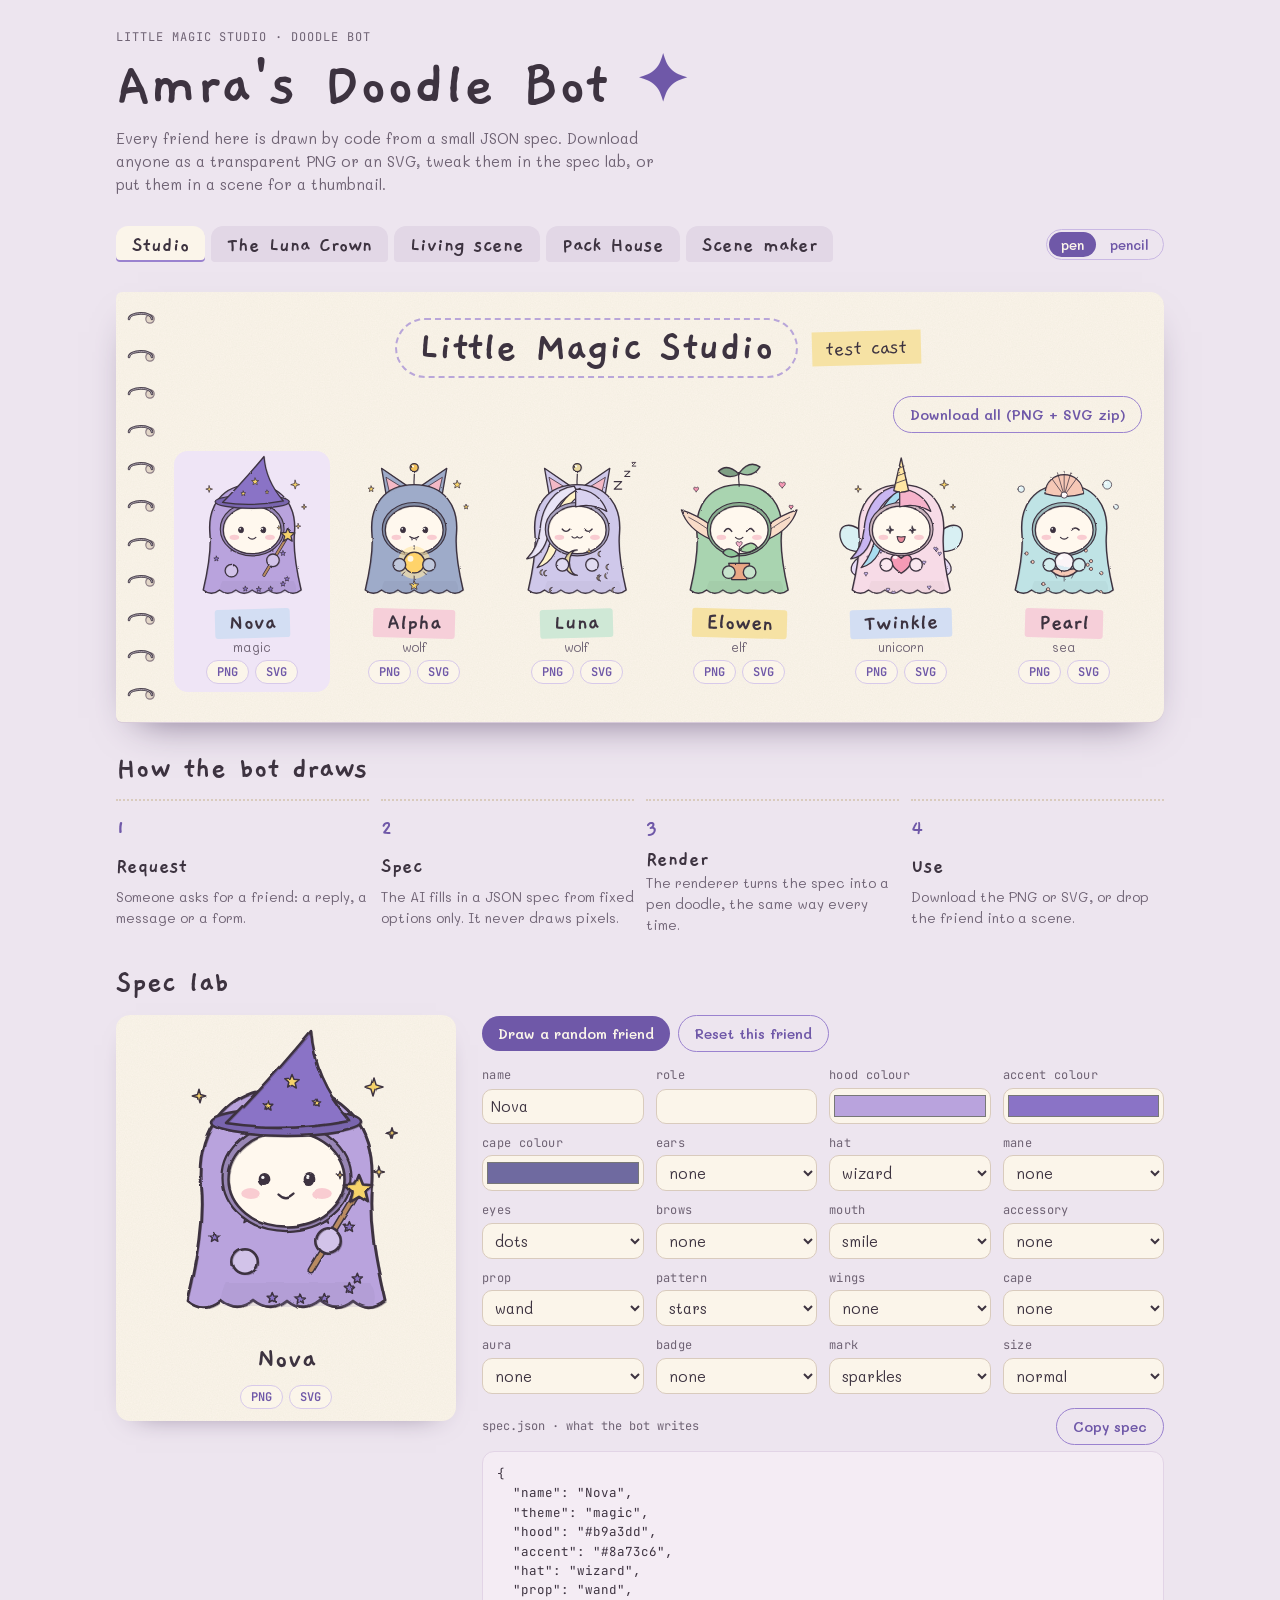
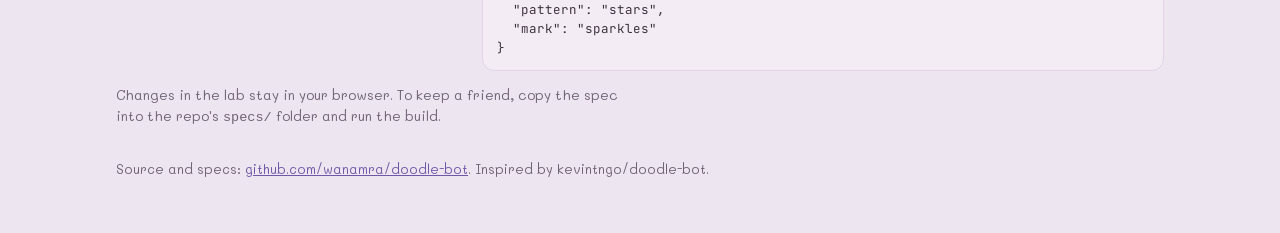
<file: docs/index.html>
<!doctype html>
<html lang="en">
<head>
<meta charset="utf-8">
<meta name="viewport" content="width=device-width, initial-scale=1, viewport-fit=cover">
<title>Amra's Doodle Bot</title>
<meta name="description" content="Hooded chibi friends drawn by code from JSON specs, in the Little Magic Studio style. Download any friend as PNG or SVG, or make a scene.">
<link rel="preconnect" href="https://fonts.googleapis.com">
<link rel="preconnect" href="https://fonts.gstatic.com" crossorigin>
<link rel="stylesheet" href="https://fonts.googleapis.com/css2?family=Gaegu:wght@400;700&family=Mali:wght@400;600&family=JetBrains+Mono:wght@400;600&display=swap">
<link rel="stylesheet" href="style.css">
<link rel="icon" href="data:image/svg+xml,%3Csvg xmlns='http://www.w3.org/2000/svg' viewBox='0 0 32 32'%3E%3Crect width='32' height='32' rx='8' fill='%232f2a52'/%3E%3Cpath d='M17 6 A10 10 0 0 0 17 26 A6.5 10 0 0 1 17 6Z' fill='%23fbf2d5'/%3E%3C/svg%3E">
</head>
<body>
<div class="wrap">
  <header>
    <div class="eyebrow">Little Magic Studio · doodle bot</div>
    <h1>Amra's Doodle Bot <span class="wand">✦</span></h1>
    <p class="lede">Every friend here is drawn by code from a small JSON spec. Download anyone as a transparent PNG or an SVG, tweak them in the spec lab, or put them in a scene for a thumbnail.</p>
  </header>

  <div class="bar">
    <nav class="tabs" aria-label="Pages">
      <a href="#" data-view="studio">Studio</a>
      <a href="#luna-crown" data-view="luna-crown">The Luna Crown</a>
      <a href="living.html">Living scene</a>
      <a href="pack-house.html">Pack House</a>
      <a href="#scenes" data-view="scenes">Scene maker</a>
    </nav>
    <span class="looks" role="group" aria-label="Line style"><button type="button" data-look="pen" aria-pressed="true">pen</button><button type="button" data-look="pencil" aria-pressed="false">pencil</button></span>
  </div>

  <!-- character sheet (Studio or a series) -->
  <section class="book" id="book" aria-label="Character sheet">
    <div class="rings" id="rings"></div>
    <div class="sheet-title" id="sheetTitle"></div>
    <div class="sheet-tools"><button class="btn ghost" id="zipAll" type="button">Download all (PNG + SVG zip)</button></div>
    <div id="sheet"></div>
  </section>

  <section id="how" aria-labelledby="howh">
    <h2 id="howh" style="margin-bottom:12px">How the bot draws</h2>
    <ol class="pipe">
      <li><b>Request</b><span>Someone asks for a friend: a reply, a message or a form.</span></li>
      <li><b>Spec</b><span>The AI fills in a JSON spec from fixed options only. It never draws pixels.</span></li>
      <li><b>Render</b><span>The renderer turns the spec into a pen doodle, the same way every time.</span></li>
      <li><b>Use</b><span>Download the PNG or SVG, or drop the friend into a scene.</span></li>
    </ol>
  </section>

  <section id="lab" aria-labelledby="labh" style="display:grid;gap:14px">
    <h2 id="labh">Spec lab</h2>
    <div class="bench">
      <div class="stage">
        <div id="big"></div>
        <span class="washi" id="bigName">Nova</span>
        <div class="dl"><button type="button" data-lab-dl="png">PNG</button><button type="button" data-lab-dl="svg">SVG</button></div>
      </div>
      <div class="controls">
        <div class="row">
          <button class="btn" id="dice" type="button">Draw a random friend</button>
          <button class="btn ghost" id="reset" type="button">Reset this friend</button>
        </div>
        <div class="fields" id="fields"></div>
        <div class="spec">
          <div class="spec-head"><span>spec.json · what the bot writes</span><button class="btn ghost" id="copy" type="button">Copy spec</button></div>
          <pre id="json"></pre>
        </div>
      </div>
    </div>
    <p class="note">Changes in the lab stay in your browser. To keep a friend, copy the spec into the repo's <code>specs/</code> folder and run the build.</p>
  </section>

  <!-- scene maker -->
  <section id="scenes" aria-labelledby="sceneh" style="display:grid;gap:14px" hidden>
    <h2 id="sceneh">Scene maker</h2>
    <div class="bench wide">
      <div class="scene-stage"><canvas id="sceneCanvas" class="scene-canvas" width="1080" height="1920" aria-label="Scene preview"></canvas></div>
      <div class="controls">
        <div>
          <div class="spec-head"><span>scene ideas</span></div>
          <div class="presets" id="presets"></div>
        </div>
        <div class="fields">
          <label for="s-frame">frame<select id="s-frame">
            <option value="story">9:16 story / TikTok</option>
            <option value="square">1:1 square</option>
            <option value="wide">16:9 thumbnail</option>
          </select></label>
          <label for="s-bg">background<select id="s-bg">
            <option value="forest">moonlit forest</option>
            <option value="hall">pack hall</option>
            <option value="throne">throne room</option>
            <option value="sky">night sky</option>
            <option value="paper">sketchbook paper</option>
          </select></label>
          <label for="s-1">character 1<select id="s-1"></select></label>
          <label for="s-2">character 2<select id="s-2"></select></label>
          <label for="s-3">character 3<select id="s-3"></select></label>
          <label for="s-4">character 4<select id="s-4"></select></label>
          <label for="s-cap" class="span2">caption (optional)<input type="text" id="s-cap" maxlength="40" placeholder="She was the true Luna all along"></label>
        </div>
        <div class="row">
          <button class="btn" id="scenePng" type="button">Download scene PNG</button>
          <span class="toast" id="sceneToast" role="status"></span>
        </div>
        <p class="note">The PNG is full size (1080 × 1920 for stories), ready for CapCut, Canva or TikTok.</p>
      </div>
    </div>
  </section>

  <footer>Source and specs: <a href="https://github.com/wanamra/doodle-bot">github.com/wanamra/doodle-bot</a>. Inspired by kevintngo/doodle-bot.</footer>
</div>

<script src="renderer.js"></script>
<script src="app.js"></script>
</body>
</html>
</file>
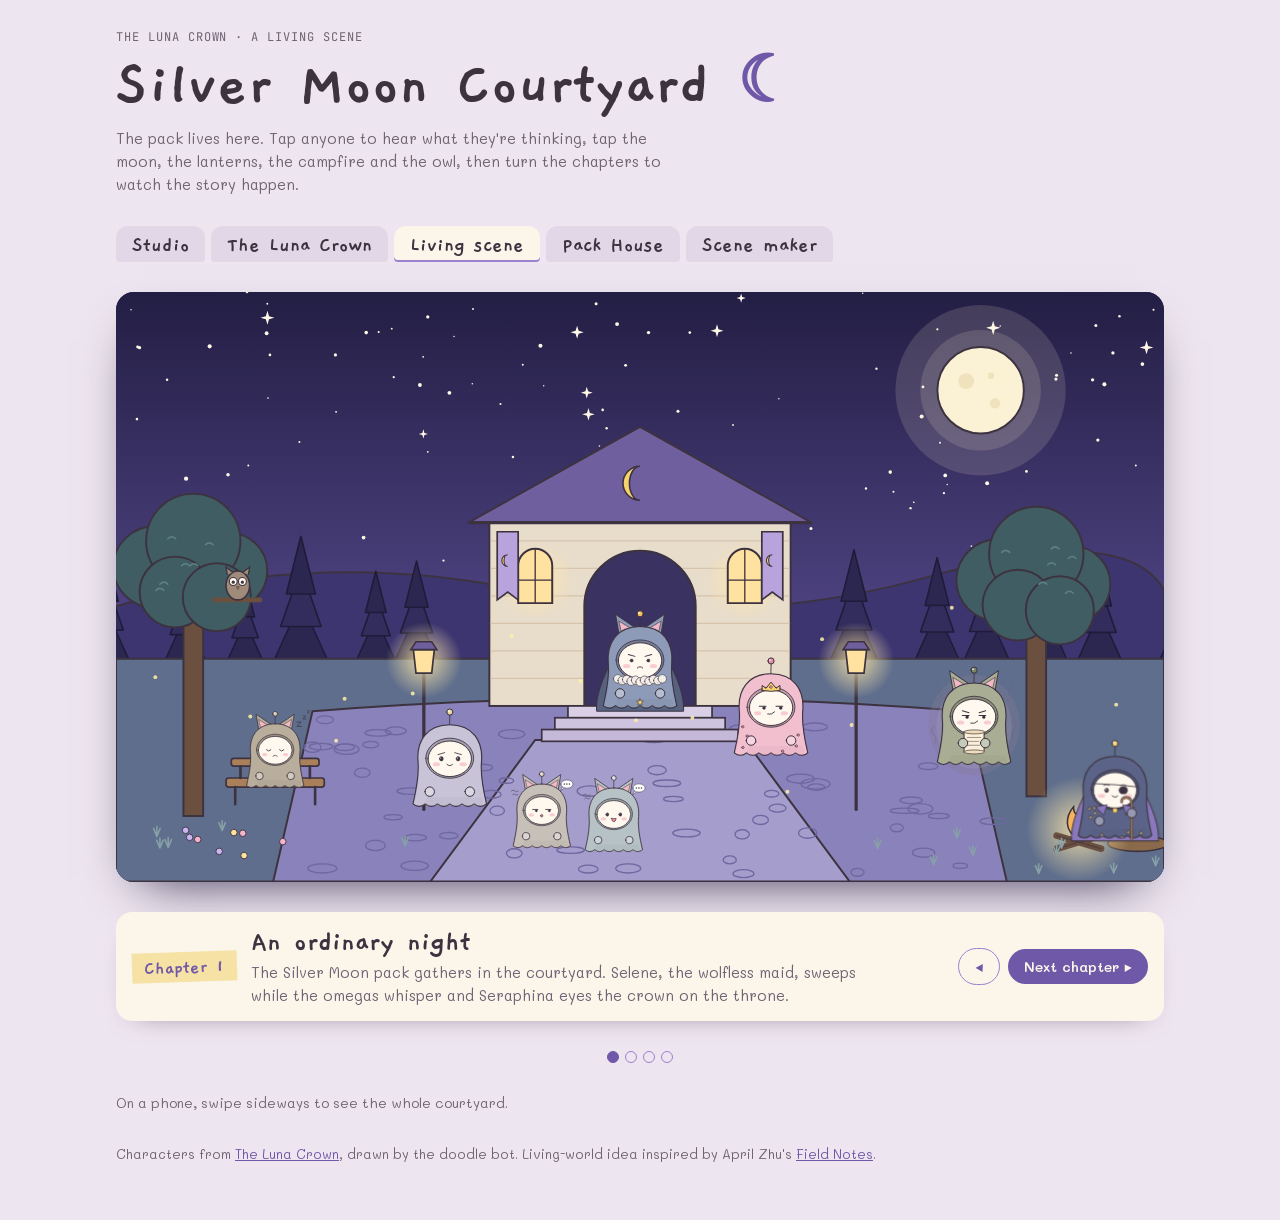
<file: docs/living.html>
<!doctype html>
<html lang="en">
<head>
<meta charset="utf-8">
<meta name="viewport" content="width=device-width, initial-scale=1, viewport-fit=cover">
<title>Silver Moon Courtyard</title>
<meta name="description" content="A living, tappable scene from The Luna Crown: the pack lives in the courtyard while the story unfolds in four chapters.">
<link rel="preconnect" href="https://fonts.googleapis.com">
<link rel="preconnect" href="https://fonts.gstatic.com" crossorigin>
<link rel="stylesheet" href="https://fonts.googleapis.com/css2?family=Gaegu:wght@400;700&family=Mali:wght@400;600&family=JetBrains+Mono:wght@400;600&display=swap">
<link rel="stylesheet" href="style.css">
<link rel="icon" href="data:image/svg+xml,%3Csvg xmlns='http://www.w3.org/2000/svg' viewBox='0 0 32 32'%3E%3Crect width='32' height='32' rx='8' fill='%232f2a52'/%3E%3Cpath d='M17 6 A10 10 0 0 0 17 26 A6.5 10 0 0 1 17 6Z' fill='%23fbf2d5'/%3E%3C/svg%3E">
<style>
  .scene-wrap { border-radius: 18px; overflow-x: auto; overflow-y: hidden; background: var(--night); box-shadow: 0 22px 50px -26px #2a2244; -webkit-overflow-scrolling: touch; }
  #world { display: block; width: 100%; height: auto; touch-action: manipulation; user-select: none; -webkit-user-select: none; }
  #world .tap { cursor: pointer; }
  #world .tap:focus, #world .tap:focus-visible { outline: none; }
  #world .tap:focus-visible > :first-child { filter: drop-shadow(0 0 6px #fff6c8); }
  .who { transition: transform var(--dur, 1.4s) ease-in-out, opacity .9s ease; }
  .who .bob, .tap .sway { transform-box: fill-box; transform-origin: 50% 100%; }
  .who .bob { animation: bob 3.2s ease-in-out infinite; }
  .who.walking .bob { animation: walk .5s ease-in-out infinite; }
  .who.float .bob { animation: float 3.6s ease-in-out infinite; }
  .who.bow .bob { animation: bow 1.6s ease-in-out infinite; }
  .who .bob.hop { animation: hop .55s ease-out 1; }
  .gone { opacity: 0; pointer-events: none; }
  @keyframes bob { 0%,100% { transform: translateY(0) } 50% { transform: translateY(-3px) scaleY(1.01) } }
  @keyframes walk { 0%,100% { transform: translateY(0) rotate(-2deg) } 50% { transform: translateY(-6px) rotate(2deg) } }
  @keyframes float { 0%,100% { transform: translateY(0) } 50% { transform: translateY(-14px) } }
  @keyframes bow { 0%,100% { transform: scaleY(1) } 40%,70% { transform: translateY(4px) scaleY(.9) rotate(-3deg) } }
  @keyframes hop { 0%,100% { transform: translateY(0) } 35% { transform: translateY(-26px) scaleY(1.04) } 70% { transform: translateY(0) scaleY(.94) } }
  .twinkle { animation: twinkle 3s ease-in-out infinite; }
  @keyframes twinkle { 0%,100% { opacity: .95 } 50% { opacity: .25 } }
  .fly { animation: fly 9s ease-in-out infinite; }
  @keyframes fly { 0%,100% { transform: translate(0,0) } 25% { transform: translate(18px,-14px) } 50% { transform: translate(-10px,-26px) } 75% { transform: translate(-20px,-6px) } }
  .flicker { transform-box: fill-box; transform-origin: 50% 100%; animation: flicker .5s ease-in-out infinite alternate; }
  @keyframes flicker { from { transform: scale(1,1) } to { transform: scale(.92,1.08) } }
  .sway { animation: sway 4s ease-in-out infinite; }
  @keyframes sway { 0%,100% { transform: rotate(-2deg) } 50% { transform: rotate(2deg) } }
  .spark { animation: spark 1s ease-out forwards; }
  @keyframes spark { from { opacity: 1; transform: translate(0,0) } to { opacity: 0; transform: translate(var(--dx), var(--dy)) } }
  .shoot { animation: shoot 1.2s ease-in forwards; }
  @keyframes shoot { from { opacity: 0; transform: translate(0,0) } 15% { opacity: 1 } to { opacity: 0; transform: translate(-420px, 180px) } }
  .bubble { animation: pop .25s ease-out; transform-box: fill-box; transform-origin: 50% 100%; }
  @keyframes pop { from { transform: scale(.6); opacity: 0 } to { transform: scale(1); opacity: 1 } }
  .glow-moon { transition: opacity 1.2s ease, transform 1.2s ease; transform-box: fill-box; transform-origin: center; }
  .chapter { display: grid; grid-template-columns: auto minmax(0, 1fr) auto; gap: 14px; align-items: center; background: var(--paper); border-radius: 16px; padding: 14px 16px; box-shadow: 0 10px 28px -20px #6b5a7a; }
  .chapter .num { font: 700 20px/1 var(--f-hand); color: var(--lilac-deep); background: var(--washi-yellow); padding: 6px 12px 4px; transform: rotate(-2deg); white-space: nowrap; }
  .chapter h2 { font-size: 30px; }
  .chapter p { margin: 2px 0 0; color: var(--ink-soft); max-width: 70ch; }
  .chapter .nav { display: flex; gap: 8px; align-items: center; }
  .dots { display: flex; gap: 6px; justify-content: center; }
  .dots button { width: 12px; height: 12px; border-radius: 50%; border: 1.5px solid var(--lilac); background: transparent; padding: 0; cursor: pointer; }
  .dots button[aria-current="step"] { background: var(--lilac-deep); border-color: var(--lilac-deep); }
  .hint { font-size: 13.5px; color: var(--ink-soft); margin: 0; }
  @media (max-width: 760px) {
    #world { min-width: 920px; }
    .chapter { grid-template-columns: minmax(0, 1fr); }
  }
  @media (prefers-reduced-motion: reduce) {
    .who .bob, .who.walking .bob, .who.float .bob, .who.bow .bob, .twinkle, .fly, .flicker, .sway { animation: none; }
    .who { transition-duration: .2s; }
  }
</style>
</head>
<body>
<div class="wrap">
  <header>
    <div class="eyebrow">The Luna Crown · a living scene</div>
    <h1>Silver Moon Courtyard <span class="wand">☾</span></h1>
    <p class="lede">The pack lives here. Tap anyone to hear what they're thinking, tap the moon, the lanterns, the campfire and the owl, then turn the chapters to watch the story happen.</p>
  </header>

  <div class="bar">
    <nav class="tabs" aria-label="Pages">
      <a href="./">Studio</a>
      <a href="./#luna-crown">The Luna Crown</a>
      <a href="living.html" aria-current="page">Living scene</a>
      <a href="pack-house.html">Pack House</a>
      <a href="./#scenes">Scene maker</a>
    </nav>
  </div>

  <div class="scene-wrap" id="wrap"><svg id="world" viewBox="0 0 1600 900" role="img" aria-label="The Silver Moon pack courtyard at night"></svg></div>

  <section class="chapter" aria-live="polite">
    <span class="num" id="chNum">Chapter 1</span>
    <div><h2 id="chTitle">An ordinary night</h2><p id="chText"></p></div>
    <div class="nav">
      <button class="btn ghost" id="prev" type="button" aria-label="Previous chapter">◀</button>
      <button class="btn" id="next" type="button">Next chapter ▶</button>
    </div>
  </section>
  <div class="dots" id="dots" aria-label="Chapters"></div>
  <p class="hint">On a phone, swipe sideways to see the whole courtyard.</p>

  <footer>Characters from <a href="./#luna-crown">The Luna Crown</a>, drawn by the doodle bot. Living-world idea inspired by April Zhu's <a href="https://april-zhu.com/fieldnotes">Field Notes</a>.</footer>
</div>
<script src="renderer.js"></script>
<script src="living.js"></script>
</body>
</html>
</file>
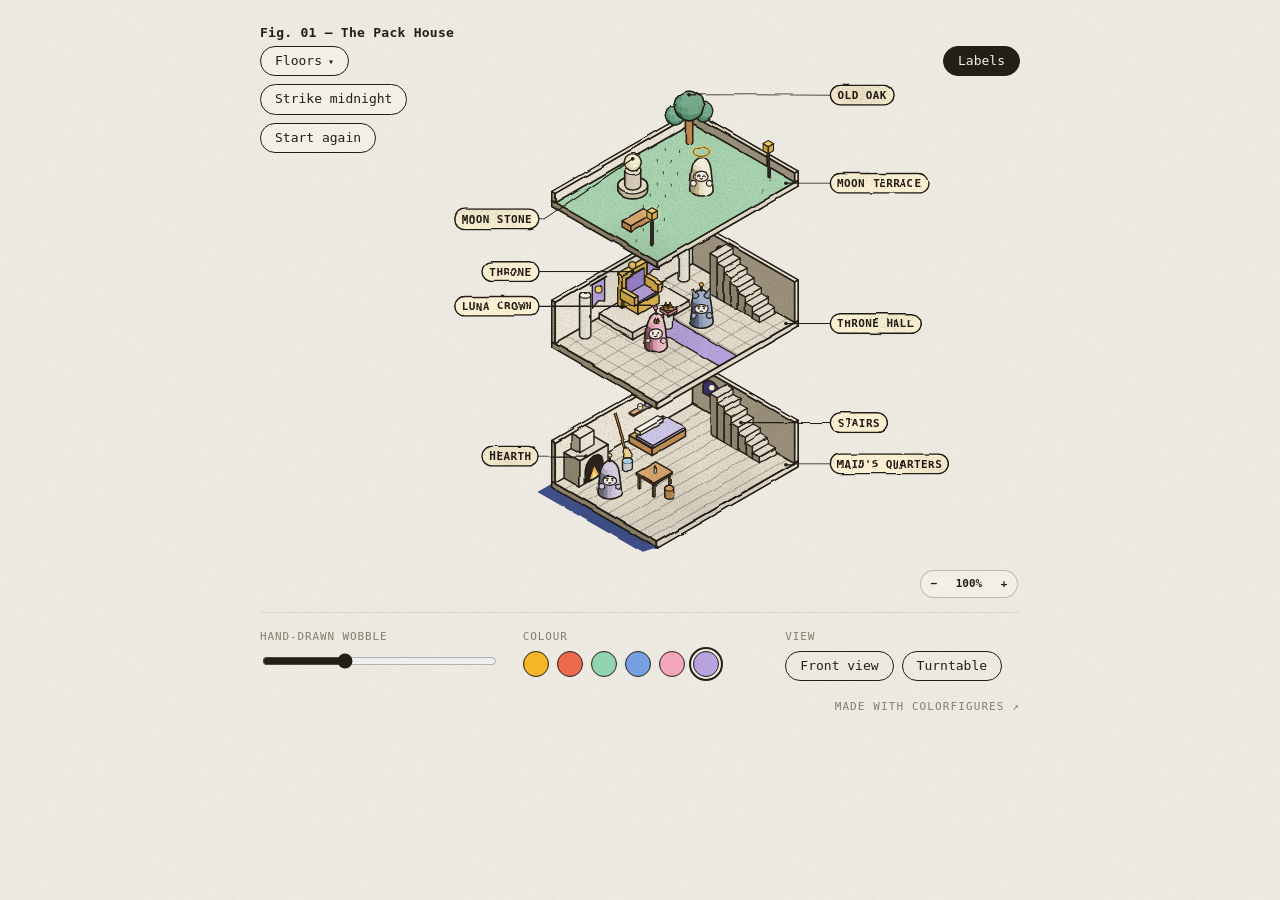
<file: docs/pack-house.html>
<!doctype html>
<html lang="en"><head><meta charset="utf-8"><meta name="viewport" content="width=device-width,initial-scale=1">
<title>The Pack House</title><style>.mcap{display:none!important}@media (max-width:560px){.stat .v{font-size:20px!important}.stats{align-items:flex-end}}@media (min-width:561px){.vset{top:4px!important}#stats{top:var(--vset-h,44px)!important}}</style><style>@media (max-width:560px){body > header{display:none}}</style><script>window.FIG_A = () => innerWidth <= 560 ? 1.1 : .75;</script><script>window.LBL_U = () => { if (innerWidth > 560) return 0; const s = document.getElementById("fig"); return s && s.clientWidth && s.viewBox.baseVal.width ? s.viewBox.baseVal.width / s.clientWidth : 0; };</script></head><body>
<script>
/* ============================================================
   Colorfigures core: projection, shapes, shading, ink, labels, page shell.
   A figure page includes this file (scripts/build.py inlines it), then calls mountFigure({...}).
   See SKILL.md for the drawing contract and conventions.
   One fixed view (front-left-top) and one fixed light (from above, behind the viewer's right shoulder: the front is lit,
   the left side is in shade, and cast shadows fall toward the lower left of the screen).
   ============================================================ */

/* ---------- palettes ---------- */
const PALS = {
  mustard: { l:'#f4b829', m:'#d49c1f', d:'#4e4a18' },
  tomato:  { l:'#ef6a4c', m:'#cf5038', d:'#4a2219' },
  mint:    { l:'#93d3b0', m:'#71b693', d:'#1f4034' },
  cobalt:  { l:'#76a0e2', m:'#5a82c6', d:'#1c2948' },
  blush:   { l:'#f3a6bb', m:'#d8869c', d:'#4b2430' },
};
const METAL   = { l:'#eef0f0', m:'#c6ccce', d:'#8f989b' };
const CLEAR   = { l:'#e4f2f4', m:'#c4dfe4', d:'#97b9c0' };
const CERAMIC = { l:'#fbfaf3', m:'#e3e0d2', d:'#bdb8a6' };
const DARK    = { l:'#55504a', m:'#3d3935', d:'#272421' };
const INK = '#231e16';
const SHADOW = '#41538f';

/* ---------- projection (x = depth toward viewer-right, y = toward viewer-left, z = up) ---------- */
const C = Math.cos(Math.PI/6), S = Math.sin(Math.PI/6);
let OX = 0, OY = 0;
/* Free orthographic camera (internal names start with CAM_ / cam so they never clash with a figure's own names). YAW turns the viewer around the vertical axis (45° = the classic front-left view),
   PITCH is how far it looks down (35.26° = true isometric). At the defaults P() is exactly the old isometric
   projection, so every figure drawn for it still lines up. Drag the figure to orbit; double-click to reset.
   rotV(n) maps a world direction into the default view's frame, so vis / tone / any "sum of rotV > 0" test keep
   working at every angle: the viewer is always (1,1,1) and the light stays put relative to the viewer. */
let VIEW = 0, RC = [0, 0], RCZ = 0;
const VIEW_NAMES = ['front', 'left side', 'back', 'right side'];
const TURNS = [0, 2];
const YAW0 = 45, PITCH0 = Math.atan(1/Math.SQRT2) * 180/Math.PI, CAM_K = Math.sqrt(1.5);
let YAW = YAW0, PITCH = PITCH0, CAM_R, CAM_U, CAM_V, CAM_D;                       // right, up, toward viewer, screen-down
const camBasis = (yaw, pitch) => { const t = yaw*Math.PI/180, p = pitch*Math.PI/180, ct = Math.cos(t), st = Math.sin(t), cp = Math.cos(p), sp2 = Math.sin(p);
  return { R:[st,-ct,0], U:[-sp2*ct,-sp2*st,cp], V:[cp*ct,cp*st,sp2] }; };
const CAM_B0 = camBasis(YAW0, PITCH0);
// CAM_LIM: how far (deg) the camera may turn either side of the front view; null = all the way round (set per figure)
let CAM_LIM = null;
function setCam(yaw, pitch){ YAW = CAM_LIM == null ? yaw : Math.max(YAW0 - CAM_LIM, Math.min(YAW0 + CAM_LIM, yaw));
  PITCH = CAM_LIM == null ? Math.max(6, Math.min(78, pitch)) : Math.max(15, Math.min(62, pitch)); const b = camBasis(YAW, PITCH); CAM_R = b.R; CAM_U = b.U; CAM_V = b.V; CAM_D = CAM_U.map(v => -v); }
setCam(YAW0, PITCH0);
const camDot = (a,b) => a[0]*b[0]+a[1]*b[1]+a[2]*b[2];
const rotV = n => { const r = camDot(n,CAM_R), u = camDot(n,CAM_U), v = camDot(n,CAM_V); return [0,1,2].map(i => CAM_B0.R[i]*r + CAM_B0.U[i]*u + CAM_B0.V[i]*v); };
// the light's ground direction turns with the viewer's yaw only (shadows always fall toward the lower left of the screen)
const yawTurn = ([x,y]) => { const t = (YAW - YAW0)*Math.PI/180, c = Math.cos(t), s = Math.sin(t); return [x*c - y*s, x*s + y*c]; };
const rotXY = (x,y) => [x, y];                                                // kept for old callers
const P0 = (x,y,z) => [(x-y)*C + OX, (x+y)*S - z + OY];                       // raw iso
const P  = (x,y,z) => { const q = [x-RC[0], y-RC[1], z-RCZ];
  return [CAM_K*camDot(q,CAM_R) + (RC[0]-RC[1])*C + OX, CAM_K*camDot(q,CAM_D) + (RC[0]+RC[1])*S - RCZ + OY]; };
const Dv = (x,y,z) => [CAM_K*camDot([x,y,z],CAM_R), CAM_K*camDot([x,y,z],CAM_D)];
// distance toward the viewer: draw parts with smaller depth first
const depthOf = p => camDot(p, CAM_V);
// sort [{at:[x,y,z], svg}] back-to-front for the current camera. A part may also give box:[[x0,y0,z0],[x1,y1,z1]]:
// when two boxes are separated along x, y or z, the one on the viewer's side goes last (a centre point alone gets long
// or wrapping parts wrong: a pole beside a row of keys, a spout reaching past a cup).
const boxMid = b => [0,1,2].map(k => (b[0][k] + b[1][k]) / 2);
const sepOrder = (p, q) => { if (!p.box || !q.box) return 0;
  for (let k = 0; k < 3; k++){ if (p.box[1][k] <= q.box[0][k] + 1e-6) return CAM_V[k] >= 0 ? -1 : 1; if (q.box[1][k] <= p.box[0][k] + 1e-6) return CAM_V[k] >= 0 ? 1 : -1; }
  return 0; };
const byDepth = parts => parts.filter(Boolean).sort((p,q) => sepOrder(p,q) || (depthOf(p.at || boxMid(p.box)) - depthOf(q.at || boxMid(q.box)))).map(p => p.svg).join('');
// the half of a vertical ring that faces the viewer / is turned away, as [from, to] angles in degrees (0 = +x, 90 = +y)
const nearHalf = () => [YAW - 90, YAW + 90], farHalf = () => [YAW + 90, YAW + 270];
// an open container (cup, bin, cone, drum) between two rings: far inner wall, then its contents, then the near outer wall
const openShell = (A, B, colour, contents = '') => loft(A, B, colour, true) + contents + loft(A, B, colour);
const f  = v => v.toFixed(1);
const pd = (pts, close=true) => 'M' + pts.map(p => { const q = P(p[0],p[1],p[2]); return f(q[0])+' '+f(q[1]); }).join('L') + (close ? 'Z' : '');
const sp = pts => 'M' + pts.map(q => f(q[0])+' '+f(q[1])).join('L') + 'Z';

/* ---------- 2D shapes in a plane's (u,v) coords (v up), mapped to 3D by a plane ---------- */
const arcUV  = (cu,cv,r,a0,a1,n=7) => { const o=[]; for (let i=0;i<=n;i++){ const a=(a0+(a1-a0)*i/n)*Math.PI/180; o.push([cu+r*Math.cos(a), cv+r*Math.sin(a)]); } return o; };
const rrUV   = (u0,v0,u1,v1,r,n=7) => r <= 0 ? rectUV(u0,v0,u1,v1) : [...arcUV(u1-r,v0+r,r,-90,0,n), ...arcUV(u1-r,v1-r,r,0,90,n), ...arcUV(u0+r,v1-r,r,90,180,n), ...arcUV(u0+r,v0+r,r,180,270,n)];
const rectUV = (u0,v0,u1,v1) => [[u0,v0],[u1,v0],[u1,v1],[u0,v1]];
const ellUV  = (cu,cv,ru,rv,n=24) => Array.from({length:n}, (_,i) => { const a=i/n*2*Math.PI; return [cu+ru*Math.cos(a), cv+rv*Math.sin(a)]; });
const PX = x => ([u,v]) => [x,u,v];      // front-facing plane x = const   (u = y, v = z)
const PY = y => ([u,v]) => [u,y,v];      // side plane y = const           (u = x, v = z)
const PZ = z => ([u,v]) => [u,v,z];      // horizontal plane z = const     (u = x, v = y)
const on = (plane, uv) => uv.map(plane);

/* ---------- vectors + shading ---------- */
const sub=(a,b)=>[a[0]-b[0],a[1]-b[1],a[2]-b[2]], dot=(a,b)=>a[0]*b[0]+a[1]*b[1]+a[2]*b[2];
const cross=(a,b)=>[a[1]*b[2]-a[2]*b[1], a[2]*b[0]-a[0]*b[2], a[0]*b[1]-a[1]*b[0]];
const norm=a=>{ const l=Math.hypot(...a)||1; return a.map(v=>v/l); };
const avg=ps=>ps.reduce((s,p)=>[s[0]+p[0]/ps.length,s[1]+p[1]/ps.length,s[2]+p[2]/ps.length],[0,0,0]);
const vis = n => { const r = rotV(n); return r[0]+r[1]+r[2] > 1e-6; };   // viewer looks from (+1,+1,+1) after the turn
const facing = vis;                                                       // readable alias: is this face toward the viewer?
const SHADOW_K = 0.85, AZ_MIN = 20, AZ_MAX = 160;
// cast shadows are drawn shorter than the shading light implies (0.45 × height instead of 0.85 ×): long shadows of tall
// parts on thin supports (a lamp shade, a fan head) land far from the object and read as separate blobs
const SHADOW_LEN = 0.45;
let L = [0,0,1], SH = [0,0];
function setLight(deg){ const a=deg*Math.PI/180; SH=[SHADOW_K*Math.cos(a), SHADOW_K*Math.sin(a)]; L=norm([-SH[0],-SH[1],1]); }
const LIN = norm([.6,.2,1]);                       // fixed light for interiors / small props
// Three flat tones, but blended across a narrow band at each step, so a face that turns past a threshold while the
// figure rotates fades between tones instead of snapping (at rest almost every face still sits on a pure tone).
const SOFT = .18;
const step3 = (d, hi, lo, m) => { const ss = (a, b, x) => { const k = Math.min(1, Math.max(0, (x - a)/(b - a))); return k*k*(3 - 2*k); };
  const a = ss(hi - SOFT, hi + SOFT, d), b = ss(lo - SOFT, lo + SOFT, d);
  return a >= 1 ? m.l : b <= 0 ? m.d : a > 0 ? mix(m.m, m.l, a) : b < 1 ? mix(m.d, m.m, b) : m.m; };
const tone  = (n,m) => step3(dot(rotV(n),L),   -.15, -.45, m);   // exterior, follows the sun
const toneI = (n,m) => step3(dot(rotV(n),LIN),  .6,   .05, m);   // interior / props
const mix = (a,b,t) => '#' + [1,3,5].map(i => Math.round(parseInt(a.substr(i,2),16)*(1-t) + parseInt(b.substr(i,2),16)*t).toString(16).padStart(2,'0')).join('');
const matOf = hex => ({ l:hex, m:mix(hex,'#000000',.16), d:mix(hex,'#000000',.42) });
const ease = t => t<.5 ? 2*t*t : 1-Math.pow(-2*t+2,2)/2;

/* ---------- drawing primitives (all return SVG strings) ---------- */
const ink   = (d,w=1.0) => `<path d="${d}" fill="none" stroke="${INK}" stroke-width="${w}" stroke-linejoin="round" stroke-linecap="round"/>`;
const fill  = (d,c,extra='') => `<path d="${d}" fill="${c}" ${extra}/>`;
const face  = (d,c) => `<path d="${d}" fill="${c}" stroke="${c}" stroke-width=".7" stroke-linejoin="round"/>`;
const shape = (pts,c,w=.9) => fill(pd(pts),c) + (w ? ink(pd(pts),w) : '');
const line  = (pts,w=.9) => ink(pd(pts,false),w);
// Loft between two rings of equal length (closed). colour(n) picks each strip's fill; flip = seen from inside.
function loft(A, B, colour, flip=false){
  const n=A.length, cen=avg(A.concat(B)); let s='';
  for (let i=0;i<n;i++){
    const a0=A[i], a1=A[(i+1)%n], b1=B[(i+1)%n], b0=B[i];
    let nr = norm(cross(sub(a1,a0), sub(b0,a0)));
    if (!isFinite(nr[0])) continue;
    if (dot(nr, sub(avg([a0,a1,b1,b0]), cen)) < 0) nr = nr.map(v=>-v);
    if (flip) nr = nr.map(v=>-v);
    if (vis(nr)) s += face(pd([a0,a1,b1,b0]), colour(nr));
  }
  return s;
}
function hull(pts){
  pts = pts.slice().sort((a,b)=>a[0]-b[0]||a[1]-b[1]);
  const cr=(o,a,b)=>(a[0]-o[0])*(b[1]-o[1])-(a[1]-o[1])*(b[0]-o[0]); const lo=[], up=[];
  for (const p of pts){ while(lo.length>=2 && cr(lo[lo.length-2],lo[lo.length-1],p)<=0) lo.pop(); lo.push(p); }
  for (const p of pts.reverse()){ while(up.length>=2 && cr(up[up.length-2],up[up.length-1],p)<=0) up.pop(); up.push(p); }
  lo.pop(); up.pop(); return lo.concat(up);
}
// Silhouette ink, weighted by how thick the part is on screen (like a hand inker): the w you pass is the most it gets.
// Thickness = 2 × area / perimeter of the outline (a rod's diameter, about half a box's width), as a share of the
// frame width. A long thin rod, a handle or a knob stays light (~1–1.5); a grinder, kettle or machine body gets the
// heavy ~2.4–2.8. Thin parts stay thin and parts keep air between them.
const hullInk = (pts3, w=1.4) => { const h = hull(pts3.map(p=>P(...p))); let a = 0, per = 0;
  for (let i = 0; i < h.length; i++){ const p = h[i], q = h[(i+1) % h.length]; a += p[0]*q[1] - q[0]*p[1]; per += Math.hypot(q[0]-p[0], q[1]-p[1]); }
  const thick = per ? Math.abs(a) / per / (INK_K * INK_REF_VB) : 0;
  return ink(sp(h), Math.min(w, .9 + 20*thick)); };
// Axis-aligned box: three visible faces, shaded, each outlined. shade = tone (sunlit) or toneI (interior).
function box(x0,y0,z0,x1,y1,z1,m,shade=toneI,w=.9){
  // all six faces, drawn only when they face the viewer (sides first, then top) — correct in every VIEW
  const F = [
    [[0,1,0],  [[x0,y1,z0],[x1,y1,z0],[x1,y1,z1],[x0,y1,z1]]],
    [[1,0,0],  [[x1,y0,z0],[x1,y1,z0],[x1,y1,z1],[x1,y0,z1]]],
    [[0,-1,0], [[x0,y0,z0],[x1,y0,z0],[x1,y0,z1],[x0,y0,z1]]],
    [[-1,0,0], [[x0,y0,z0],[x0,y1,z0],[x0,y1,z1],[x0,y0,z1]]],
    [[0,0,1],  [[x0,y0,z1],[x1,y0,z1],[x1,y1,z1],[x0,y1,z1]]] ];
  return F.filter(([n]) => vis(n)).map(([n,q]) => shape(q, shade(n,m), w)).join('');
}
// Rounded-profile extrusion: profile (u=y, v=z) swept along x from x0 to x1. Body of most machines.
function extrude(profileUV, x0, x1, m, shade=tone){ return loft(on(PX(x0),profileUV), on(PX(x1),profileUV), n=>shade(n,m)); }
// Vertical cylinder (axis z) centred (x,y), radius r from z0 to z1, with top cap.
function cyl(x,y,z0,z1,r,m,shade=toneI,w=1.2,n=24){
  const A=on(PZ(z0),ellUV(x,y,r,r,n)), B=on(PZ(z1),ellUV(x,y,r,r,n));
  return loft(A,B,nr=>shade(nr,m)) + fill(pd(B),shade([0,0,1],m)) + hullInk([...A,...B],w) + ink(pd(B),w*.8);
}
// Cylinder lying along x (e.g. a knob or dial sticking out of a front face): centred (y,z), from x0 to x1.
function cylX(x0,x1,y,z,r,m,shade=toneI,w=1.1,n=20){
  const A=on(PX(x0),ellUV(y,z,r,r,n)), B=on(PX(x1),ellUV(y,z,r,r,n));
  // cap on whichever end faces the viewer (the +x end in VIEW 0)
  const capB = vis([1,0,0]), cap = capB ? B : A, cn = capB ? [1,0,0] : [-1,0,0];
  return loft(A,B,nr=>shade(nr,m)) + (vis(cn) ? fill(pd(cap),shade(cn,m)) : '') + hullInk([...A,...B],w) + (vis(cn) ? ink(pd(cap),w*.8) : '');
}
// Cylinder between any two 3D points a and b (a lamp arm, a rod, a pipe at an angle, a handle bar), radius r.
// The end facing the viewer gets a cap. For a tapered part (a cone, a lamp shade) pass r1 for the radius at b.
function rod(a, b, r, m, shade=toneI, w=1, r1=r, n=16){
  const d = norm(sub(b, a)), u = norm(cross(d, Math.abs(d[2]) < .9 ? [0,0,1] : [1,0,0])), v = cross(d, u);
  const ring = (p, rr) => Array.from({length:n}, (_,i) => { const t = i/n*2*Math.PI, c = Math.cos(t)*rr, s2 = Math.sin(t)*rr;
    return [p[0] + u[0]*c + v[0]*s2, p[1] + u[1]*c + v[1]*s2, p[2] + u[2]*c + v[2]*s2]; });
  const A = ring(a, r), B = ring(b, r1), capB = vis(d), cap = capB ? B : A, cn = capB ? d : d.map(x => -x);
  return loft(A, B, nr => shade(nr, m)) + (Math.max(r, r1) > 0 ? fill(pd(cap), shade(cn, m)) + ink(pd(cap), w*.8) : '') + hullInk([...A, ...B], w);
}
// Text lying flat on a front plane x = const, centred at (y,z) baseline; reads left-to-right on screen.
// text sits on a face: if its reading direction comes out mirrored (or edge-on), that face is turned away, so the text is hidden
const txM = (o, U, V) => (U[0]*V[1] - U[1]*V[0]) <= .02 * Math.hypot(...U) * Math.hypot(...V) ? `matrix(0 0 0 0 ${f(o[0])} ${f(o[1])})` : `matrix(${U[0].toFixed(4)} ${U[1].toFixed(4)} ${V[0].toFixed(4)} ${V[1].toFixed(4)} ${f(o[0])} ${f(o[1])})`;
const tx = (x,y,z,str,size,col=INK,weight=700) => { const o=P(x,y,z);
  return `<text transform="${txM(o, Dv(0,-1,0), Dv(0,0,-1))}" font-size="${size}" fill="${col}" text-anchor="middle" font-family="ui-monospace,Menlo,monospace" font-weight="${weight}" letter-spacing=".04em">${str}</text>`; };
// Text on a side plane y = const, centred at (x,z).
const txY = (x,y,z,str,size,col=INK,weight=700) => { const o=P(x,y,z);
  return `<text transform="${txM(o, Dv(1,0,0), Dv(0,0,-1))}" font-size="${size}" fill="${col}" text-anchor="middle" font-family="ui-monospace,Menlo,monospace" font-weight="${weight}" letter-spacing=".04em">${str}</text>`; };
// Cast shadow of a set of 3D points (any outline of the object), pushed along the light onto z = 0.
// the light stays put relative to the viewer, so the shadow is cast in turned coordinates
// z0: the surface it falls on (a board, a counter); clip it to that surface with clipTo(...) if it could spill off.
// clip: the 3D outline of the surface it falls on (e.g. boardTop(...)), so it can't spill over the edge.
const castShadow = (pts3, z0=0, clip=null) => { const k = SHADOW_LEN / SHADOW_K, [sx, sy] = yawTurn(SH);
  const s = fill(sp(hull(pts3.map(([x,y,z]) => P(x+(z-z0)*sx*k, y+(z-z0)*sy*k, z0)))), SHADOW);
  return clip ? clipTo(clip, s) : s; };
// A board for the object to stand on (a tray, a desk top, a counter): a rounded slab from (x0,y0) to (x1,y1), h thick.
// Draw it first; then castShadow(points, h, boardTop(x0,y0,x1,y1,h,r)) so shadows lie on it and stop at its edge.
const BOARD = { l:'#e6e1d4', m:'#cfc8b8', d:'#aaa293' }, WOOD = { l:'#d9a86c', m:'#bf8a4f', d:'#8e6236' };
const boardTop = (x0,y0,x1,y1,h=3,r=5) => on(PZ(h), rrUV(x0,y0,x1,y1,r));
function board(x0,y0,x1,y1,h=3,r=5,m=BOARD){
  const A = on(PZ(0), rrUV(x0,y0,x1,y1,r)), B = boardTop(x0,y0,x1,y1,h,r);
  return loft(A, B, n => toneI(n, m)) + fill(pd(B), m.l) + ink(pd(B), 1) + hullInk([...A, ...B], 1.8);
}
// Group helpers: clickable target, clip to an opening.
const act  = (name, inner, data='') => `<g data-act="${name}" ${data}>${inner}</g>`;
let _clipN = 0;
// Part label (for "how does it work" figures): a cream pill with a leader line to a 3D point on the part.
// dx, dy = where the pill sits, in screen units at the reference zoom (they scale with the figure like stroke widths).
// on = that part is working right now (the pill turns the accent colour). Labels can be hidden with the Labels switch.
function tag(p3, dx, dy, text, on=false){
  // on a phone (LBL_U = drawing units per screen px) the pill is a numbered badge and the names go in a legend under the figure
  const u = window.LBL_U ? LBL_U() : 0, n = ((window.__ln || (window.__ln = {}))[text] || (__ln[text] = Object.keys(__ln).length + 1));
  const k = INK_K, [X,Y] = P(...p3), fs = u ? 10*u : 8.6*k, h = u ? 17*u : fs*1.8, w = u ? h*(n > 9 ? 1.3 : 1) : text.length*fs*.62 + fs*1.5, cx = X + dx*k, cy = Y + dy*k;
  return `<g class="tag${on ? ' on' : ''}" data-n="${n}" data-t="${text}"><path d="M${f(X)} ${f(Y)}L${f(cx)} ${f(cy)}" fill="none" stroke="${INK}" stroke-width="1"/>`
    + `<circle cx="${f(X)}" cy="${f(Y)}" r="${f(1.3*k)}" fill="${INK}"/>`
    + `<rect x="${f(cx-w/2)}" y="${f(cy-h/2)}" width="${f(w)}" height="${f(h)}" rx="${f(h/2)}" fill="${on ? 'var(--accent,#f4b829)' : '#fff4d6'}" stroke="${INK}" stroke-width="1.2"/>`
    + `<text x="${f(cx)}" y="${f(cy+fs*.36)}" font-size="${f(fs)}" text-anchor="middle" font-family="ui-monospace,Menlo,monospace" font-weight="800" letter-spacing=".04em" fill="${INK}">${u ? n : text}</text></g>`;
}
const clipTo = (pts3, inner) => { const id = 'k' + (++_clipN); return `<clipPath id="${id}"><path d="${pd(pts3)}"/></clipPath><g clip-path="url(#${id})">${inner}</g>`; };

/* ---------- constant on-screen line weight ----------
   Stroke widths are written in model units, and each figure is zoomed to fill the frame, so a small
   object would get fat lines. INK_K rescales every stroke-width (and the wobble/grain filter) so all
   figures match the reference zoom of the booth / vending machine (viewBox ≈ 585 units wide). */
const INK_REF_VB = 585;
let INK_K = 1;
const inkScale = svg => INK_K === 1 ? svg : svg.replace(/stroke-width="([\d.]+)"/g, (_, w) => `stroke-width="${(+w * INK_K).toFixed(2)}"`);

/* ---------- page shell ---------- */
const CORE_CSS = `
  :root{--paper:#f2efe7;--ink:#231e16;--muted:#857d6e;--rule:#ddd6c8}
  *{box-sizing:border-box} html,body{margin:0;height:100%}
  body{background-color:var(--paper);
    background-image:url("data:image/svg+xml;utf8,<svg xmlns='http://www.w3.org/2000/svg' width='320' height='320'><filter id='p'><feTurbulence type='fractalNoise' baseFrequency='.85' numOctaves='3' stitchTiles='stitch'/><feColorMatrix values='0 0 0 0 .42  0 0 0 0 .39  0 0 0 0 .33  .16 0 0 0 0'/></filter><rect width='100%' height='100%' filter='url(%23p)'/></svg>");
    overflow-x:hidden;color:var(--ink);font:13px/1.4 ui-monospace,SFMono-Regular,Menlo,monospace;display:flex;flex-direction:column;align-items:center;padding:24px 16px 32px}
  header{width:100%;max-width:760px;display:flex;justify-content:space-between;align-items:baseline;gap:12px;flex-wrap:wrap}
  header h1{font-size:13px;font-weight:600;margin:0;letter-spacing:.02em} header span{color:var(--muted)}
  #fig{width:100%;max-width:760px;height:auto;display:block;margin:4px 0 8px;user-select:none;overflow:visible}
  #fig{cursor:grab;touch-action:pan-y} #fig.drag{cursor:grabbing} #fig [data-act]{cursor:pointer}
  #readout, .idea{display:none}   /* status line + big idea are off: the buttons and motion tell the story */
  .idea{width:100%;max-width:760px;margin:-6px 0 16px;font-size:12.5px;line-height:1.5;text-align:center;color:var(--ink)}
  .idea strong{letter-spacing:.12em;text-transform:uppercase;font-size:11px;margin-right:8px}
  #readout{position:relative;min-height:1.4em;letter-spacing:.08em;text-transform:uppercase;margin-bottom:14px;text-align:center;text-shadow:0 0 3px var(--paper),0 0 6px var(--paper),0 0 10px var(--paper)}
  .stage{position:relative;width:100%;max-width:760px}
  .actions{position:absolute;top:4px;left:0;display:flex;flex-direction:column;align-items:flex-start;gap:8px;z-index:2;max-width:220px}
  .actions .cap{color:var(--muted);font-size:11px;letter-spacing:.08em;text-transform:uppercase;margin:0 0 2px}
  html.nolabels #fig .tag{display:none}
  .ctl[hidden]{display:none}
  /* ui.flash(text): a short note under the buttons ("the can is empty — refill it"); the status line itself stays hidden */
  .toast{position:absolute;left:0;z-index:3;font-size:11.5px;letter-spacing:.06em;text-transform:uppercase;background:var(--paper);
    border:1.5px solid var(--ink);border-radius:8px;padding:4px 9px;box-shadow:2px 2px 0 var(--ink);opacity:0;transition:opacity .2s;pointer-events:none;max-width:240px}
  .toast.show{opacity:1}
  .made-with{width:100%;max-width:760px;margin-top:18px;text-align:right;font-size:11px;letter-spacing:.1em;text-transform:uppercase}
  .made-with a{color:var(--muted);text-decoration:none} .made-with a:hover{color:var(--ink)}
  .stats{position:absolute;top:4px;right:0;display:flex;flex-direction:column;align-items:flex-end;gap:10px;z-index:2;text-align:right}
  .stat .k{font-size:11px;font-weight:700;letter-spacing:.12em;text-transform:uppercase;color:var(--muted)}
  .stat .v{font-size:34px;font-weight:800;line-height:1.05;letter-spacing:-.01em;font-variant-numeric:tabular-nums;color:var(--ink)}
  .stat.small .v{font-size:20px}
  .stat .v.bump{animation:bump .35s ease-out}
  @keyframes bump{0%{transform:scale(1.18)}100%{transform:none}}
  .stepwrap{position:relative;display:flex;align-items:center;gap:8px}
  .act{font:inherit;color:var(--ink);background:var(--paper);border:1.5px solid var(--ink);border-radius:999px;padding:5px 14px;cursor:pointer;white-space:nowrap}
  .act:hover{background:color-mix(in srgb,var(--paper) 92%,var(--ink))}
  .act .car{margin-left:6px;font-size:10px}
  .act:focus-visible{outline:2px solid var(--ink);outline-offset:3px}
  .chips{display:none;flex-wrap:wrap;gap:6px;background:var(--paper);border:2px solid var(--ink);border-radius:12px;box-shadow:3px 3px 0 var(--ink);
    padding:8px;width:max-content;max-width:min(300px,62vw);position:absolute;left:calc(100% + 10px);top:-4px;z-index:3}
  .stepwrap.open .chips{display:flex}
  .chip{white-space:nowrap;font:inherit;font-size:11.5px;font-weight:700;color:var(--ink);background:var(--paper);border:1.5px solid var(--ink);border-radius:8px;padding:4px 8px;cursor:pointer;box-shadow:2px 2px 0 var(--ink)}
  .chip:hover{background:var(--accent,#f4b829);transform:translate(-1px,-1px)}
  .chip.current{background:var(--ink);color:var(--paper)} .chip.current:hover{background:var(--ink);transform:none}
  .chip.off{opacity:.45} .chip.off:hover{transform:none;background:var(--paper)}
  
  @media (max-width:560px){body{padding:14px 12px 24px}header span,.actions .cap{display:none}.actions{flex-direction:row;flex-wrap:wrap;gap:6px}.act{font-size:12px;padding:4px 11px}.stats{position:static;flex-direction:row;justify-content:flex-end;gap:18px;margin-bottom:4px}.actions{position:static;max-width:none;margin:6px 0 4px}.chips{left:0;top:calc(100% + 8px)}}
  .controls{width:100%;max-width:760px;display:grid;grid-template-columns:repeat(auto-fit,minmax(200px,1fr));gap:14px 28px;border-top:1px solid var(--rule);padding-top:16px}
  .ctl{display:flex;flex-direction:column;gap:6px}
  .ctl label{color:var(--muted);font-size:11px;letter-spacing:.08em;text-transform:uppercase}
  input[type=range]{width:100%;accent-color:var(--ink)}
  .row{display:flex;gap:8px;flex-wrap:wrap}
  button{font:inherit;color:var(--ink);background:transparent;border:1.5px solid var(--ink);border-radius:999px;padding:5px 14px;cursor:pointer}
  button:hover{background:#0000000d}
  button[aria-pressed=true]:not(.sw){background:var(--ink);color:var(--paper)}
  .sw{width:26px;height:26px;padding:0;border-radius:50%} .sw[aria-pressed=true]{outline:2px solid var(--ink);outline-offset:2px}`;

const filterFor = k => `<filter id="hand" x="-3%" y="-3%" width="106%" height="106%" color-interpolation-filters="sRGB">
  <feTurbulence type="fractalNoise" baseFrequency="${(0.045/k).toFixed(4)}" numOctaves="2" seed="4" result="warp"/>
  <feDisplacementMap id="wob" in="SourceGraphic" in2="warp" scale="${(2.4*k).toFixed(2)}" xChannelSelector="R" yChannelSelector="G" result="wob"/>
  <feTurbulence type="fractalNoise" baseFrequency="${(0.9/k).toFixed(4)}" numOctaves="3" seed="11" result="n1"/>
  <feColorMatrix in="n1" type="matrix" values=".3 0 0 0 .84  .3 0 0 0 .84  .3 0 0 0 .84  0 0 0 0 1" result="grain"/>
  <feTurbulence type="fractalNoise" baseFrequency="${(0.012/k).toFixed(4)}" numOctaves="2" seed="7" result="n2"/>
  <feColorMatrix in="n2" type="matrix" values=".3 0 0 0 .85  .3 0 0 0 .85  .3 0 0 0 .85  0 0 0 0 1" result="blot"/>
  <feBlend in="wob" in2="grain" mode="multiply" result="g1"/><feBlend in="g1" in2="blot" mode="multiply" result="g2"/>
  <feComposite in="g2" in2="wob" operator="in"/></filter>`;

/* mountFigure({
     fig:'03', title:'Photo booth', hint:'click the curtain…',
     size:[W,D,H],                 // bounding box, used to frame the view (shadow range included)
     palette:'mustard',            // default PALS key
     state:{...},                  // figure state (st.pal is built in)
     scene: (st, m) => svgString,  // m = current palette {l,m,d}
     readout: st => 'text',        // status line under the figure
     buttons: [{label, onClick(st, ui)}      // listed in the order the user should do them
               | {label, choices: st => [{label, onClick(st,ui), current?, disabled?, why?}]}],   // opens a picker
     stats: st => [{label, value, small?}],   // optional: big numbers top-right (credit, change, score)
     credit: false,                // optional: hide the small "Made with Colorfigures" link
     acts: { name(st, el, ui){} },  // clicks on act(name, …) groups; el has dataset
     params(st, q){}               // optional: read URLSearchParams for screenshot states
   })  -> ui = { st, render, animate(stepFn), flash(text,ms) }
   animate(step): calls step(dt seconds) every frame and re-renders until step returns false. */
addEventListener('error', e => { document.documentElement.dataset.errors = (document.documentElement.dataset.errors || '') + ' ' + e.message + ';'; });
/* The hand-drawn filter's noise never changes, but browsers recompute every feTurbulence each time the drawing changes
   (on phones SVG filters run on the CPU, so this is most of the cost of a frame). bakeNoise renders each noise layer once
   into an image and swaps it in: coarse layers as one small image over the whole view (they are smooth, so scaling up
   is invisible), fine grain as a seamless tile. If anything fails (an old browser), the live filter simply stays. */
function bakeNoise(svg){
  const fl = document.getElementById('hand'); if (!fl || typeof Image === 'undefined') return;
  const NS = 'http://www.w3.org/2000/svg', vb = svg.viewBox.baseVal;
  const x0 = vb.x - vb.width*.35, y0 = vb.y - vb.height*.35, w0 = vb.width*1.7, h0 = vb.height*1.7;
  for (const t of [...fl.querySelectorAll('feTurbulence')]){
    const fq = parseFloat(t.getAttribute('baseFrequency')), oct = +(t.getAttribute('numOctaves') || 1);
    if (!(fq > 0)) continue;
    const fine = fq * Math.max(w0, h0) > 80;
    if (fine) continue;   // fine grain stays live: a repeated tile leaves faint seams on some GPUs
    const rx = fine ? 0 : x0, ry = fine ? 0 : y0, rw = fine ? 48 / fq : w0, rh = fine ? 48 / fq : h0;
    const ppu = fq * (fine ? 7 : 5) * Math.pow(2, Math.max(0, oct - 1) * .5), PW = Math.ceil(rw * ppu), PH = Math.ceil(rh * ppu);
    if (PW * PH > 1200 * 1200) continue;
    const tb = t.cloneNode(); tb.removeAttribute('result'); if (fine) tb.setAttribute('stitchTiles', 'stitch');
    const src = `<svg xmlns="${NS}" width="${PW}" height="${PH}" viewBox="${rx} ${ry} ${rw} ${rh}"><filter id="n" filterUnits="userSpaceOnUse" x="${rx}" y="${ry}" width="${rw}" height="${rh}" color-interpolation-filters="sRGB">${tb.outerHTML}</filter><rect x="${rx}" y="${ry}" width="${rw}" height="${rh}" filter="url(#n)"/></svg>`;
    const img = new Image();
    img.onload = () => { try {
      const c = document.createElement('canvas'); c.width = PW; c.height = PH; const g = c.getContext('2d'); g.drawImage(img, 0, 0);
      // store the noise's colour values fully opaque: the filter reads its colour channels, and an image with
      // see-through pixels would be read premultiplied (darker) by some browsers
      const px = g.getImageData(0, 0, PW, PH); for (let i = 3; i < px.data.length; i += 4) px.data[i] = 255; g.putImageData(px, 0, 0);
      const url = c.toDataURL('image/png'), res = t.getAttribute('result');
      const im = document.createElementNS(NS, 'feImage');
      // a tile must sit inside the filter's region (the drawing's box) or it gets clipped: anchor it at the drawing's
      // centre, snapped to whole tiles so the grain keeps the same phase as the live noise would
      let ox = rx, oy = ry;
      if (fine){ const bb = svg.getElementById ? document.getElementById('art').getBBox() : { x: 0, y: 0, width: 0, height: 0 };
        ox = Math.floor((bb.x + bb.width/2) / rw) * rw; oy = Math.floor((bb.y + bb.height/2) / rh) * rh; }
      for (const [k, v] of [['x', ox], ['y', oy], ['width', rw], ['height', rh], ['preserveAspectRatio', 'none']]) im.setAttribute(k, v);
      im.setAttribute('href', url); im.setAttributeNS('http://www.w3.org/1999/xlink', 'xlink:href', url);
      if (!t.isConnected) return;
      if (fine){ im.setAttribute('result', res + '_tile'); const tl = document.createElementNS(NS, 'feTile'); tl.setAttribute('in', res + '_tile'); tl.setAttribute('result', res); t.replaceWith(im, tl); }
      else { im.setAttribute('result', res); t.replaceWith(im); }
    } catch (e) {} };
    img.src = 'data:image/svg+xml;charset=utf-8,' + encodeURIComponent(src);
  }
}
function mountFigure(cfg){
  document.title = cfg.title;
  const style = document.createElement('style'); style.textContent = CORE_CSS; document.head.appendChild(style);
  document.body.innerHTML = `
    <header><h1>Fig. ${cfg.fig} — ${cfg.title}</h1></header>
    <div class="stage">
      ${cfg.buttons && cfg.buttons.length ? `<div class="actions" id="btns"></div>` : ''}
      ${cfg.stats ? '<div class="stats" id="stats"></div>' : ''}
      <div class="toast" id="toast" role="status"></div>
      <svg id="fig" role="img" aria-label="${cfg.title}"><defs id="fdefs"></defs><g id="art" filter="url(#hand)"></g></svg>
    </div>
    <div id="readout"></div>
    ${cfg.idea ? `<p class="idea"><strong>The big idea</strong>${cfg.idea}</p>` : ''}
    <div class="controls">
      <div class="ctl"><label for="wb">Hand-drawn wobble</label><input id="wb" type="range" min="0" max="7" step="0.1" value="2.4"></div>
      <div class="ctl"><label>Colour</label><div class="row" id="pals"></div></div>
      <div class="ctl"><label>View</label><div class="row"><button id="vreset">Front view</button><button id="vspin" aria-pressed="false">Turntable</button></div></div>
      <div class="ctl" id="lblctl" hidden><label>Labels</label><div class="row"><button id="lbl" aria-pressed="true">On</button></div></div>
    </div>
    ${cfg.credit === false ? '' : '<footer class="made-with"><a href="https://april-zhu.com/colorfigures" target="_blank" rel="noopener">Made with Colorfigures ↗</a></footer>'}`;
  const st = cfg.state || {};            // kept as the same object, so a figure may hold on to it
  if (!st.pal) st.pal = cfg.palette || 'mustard';
  if (st.az == null) st.az = 105;
  const q = new URLSearchParams(location.search);
  // a figure turns all the way round only once it has been checked from every side (turn:'full'); otherwise it turns
  // +-60 deg around the front, where it was drawn. ?free=1 unlocks it for testing.
  CAM_LIM = cfg.turn === 'full' || q.get('free') === '1' ? null : 60;
  if (PALS[q.get('pal')]) st.pal = q.get('pal');
  if (cfg.params) cfg.params(st, q);

  // frame on the object itself: centred, filling ~60% of the width / ~78% of the height of a 4:3 view.
  // The cast shadow is allowed to spill outside the frame (svg overflow is visible).
  const [W,D,H] = cfg.size, pts = [];
  OX = OY = 0; RC = cfg.center || [W/2, D/2]; RCZ = H/2;
  VIEW = 0; setCam(YAW0, PITCH0);
  for (const x of [0,W]) for (const y of [0,D]) for (const z of [0,H]) pts.push(P(x,y,z));
  const xs=pts.map(p=>p[0]), ys=pts.map(p=>p[1]);
  const bw = Math.max(...xs)-Math.min(...xs), bh = Math.max(...ys)-Math.min(...ys);
  // the object fills ~74% of the width / ~88% of the height, nudged right of centre so the buttons (top left) stay clear
  // on a phone (FIG_A, from the gallery) the frame grows taller than 4:3, as far as the object needs, so tall machines fill it;
  // the spare height goes mostly below; the object stays centred (its shadow may run off the edge, by the owner's call)
  const PA = window.FIG_A ? FIG_A() : .75, A = PA === .75 ? .75 : Math.min(PA, Math.max(.75, bh/.88/(bw/.74)*1.08)), vbW = Math.max(bw/.74, bh/.88/A), vbH = vbW*A;
  OX = (vbW-bw)/2 + (PA === .75 ? vbW*.06 : 0) - Math.min(...xs); OY = (PA === .75 ? vbH*.04 : (vbH - bh)*.3) - Math.min(...ys);   // sit a little high: shadows fall downward
  const svg = document.getElementById('fig');
  svg.setAttribute('viewBox', `0 0 ${f(vbW)} ${f(vbH)}`);
  INK_K = vbW / INK_REF_VB;
  document.getElementById('fdefs').innerHTML = filterFor(INK_K);
  bakeNoise(svg);

  const art = document.getElementById('art'), readout = document.getElementById('readout');
  const ui = { st };
  ui.render = () => { _clipN = 0; document.documentElement.style.setProperty('--accent', PALS[st.pal].l); art.innerHTML = inkScale(cfg.scene(st, PALS[st.pal])); if (!ui._flash) readout.textContent = cfg.readout ? cfg.readout(st) : ''; if (ui.drawStats) ui.drawStats(); };
  // big numbers in the top-right corner (credit, change, score…); a value that changes gets a little bump
  const statsEl = document.getElementById('stats'), prevStats = {};
  ui.drawStats = () => { if (!statsEl) return;
    const list = cfg.stats(st).filter(Boolean), html = list.map(x => `<div class="stat${x.small ? ' small' : ''}"><div class="k">${x.label}</div><div class="v" data-k="${x.label}">${x.value}</div></div>`).join('');
    if (statsEl._html !== html){ statsEl._html = html; statsEl.innerHTML = html;
      statsEl.querySelectorAll('.v').forEach(v => { if (prevStats[v.dataset.k] != null && prevStats[v.dataset.k] !== v.textContent) v.classList.add('bump'); prevStats[v.dataset.k] = v.textContent; }); } };
  let flashT = 0;
  const toast = document.getElementById('toast');
  ui.flash = (text, ms=1600) => { ui._flash = true; readout.textContent = text; toast.textContent = text;
    toast.style.top = ((document.getElementById('btns') ? document.getElementById('btns').offsetTop + document.getElementById('btns').offsetHeight : 0) + 8) + 'px'; toast.classList.add('show');
    clearTimeout(flashT); flashT = setTimeout(() => { ui._flash = false; toast.classList.remove('show'); ui.render(); }, ms); };
  // One frame driver for every running animation: each frame runs all the steps, then draws once (two animations at
  // the same time no longer draw twice). It follows the screen's frames, with a timer fallback for when frames don't
  // come (headless shots, a hidden tab). ui.invalidate() asks for one redraw on the next frame (used while dragging).
  const steps = new Set(); let driving = false, lastT = 0, fbT = 0;
  const frame = () => { if (!driving) return; driving = false; clearTimeout(fbT);
    const now = performance.now(), dt = Math.max(0, Math.min(.05, (now - lastT) / 1000)); lastT = now;
    for (const s of [...steps]) if (s(dt) === false) steps.delete(s);
    ui.render(); if (steps.size) drive(); };
  const drive = () => { if (driving) return; driving = true; requestAnimationFrame(frame); fbT = setTimeout(frame, 60); };
  ui.animate = step => { if (!steps.size && !driving) lastT = performance.now(); steps.add(step); drive(); };
  ui.invalidate = () => drive();

  // clickable parts react on press, not on click: while something animates, the scene is redrawn every frame, so the
  // element under the pointer is replaced between press and release and a 'click' would never fire
  svg.addEventListener('pointerdown', e => { if (e.button) return; const a = e.target.closest('[data-act]'); if (!a || !cfg.acts || !cfg.acts[a.dataset.act]) return;
    e.preventDefault(); cfg.acts[a.dataset.act](st, a, ui); ui.render(); });
  // orbit: drag anywhere that is not a clickable part (the machine turns the way the finger moves); arrow keys nudge; double-click eases back to the front view
  let drag = null, spin = false, camAnim = 0;
  const camTo = (y, p, ms=700) => { const y0 = YAW, p0 = PITCH, dy = ((y - y0 + 540) % 360) - 180, id = ++camAnim; let t = 0;
    ui.animate(dt => { if (id !== camAnim) return false; t += dt*1000; const k = Math.min(1, t / ms), e = ease(k); setCam(y0 + dy*e, p0 + (p - p0)*e); return k < 1; }); };
  ui.camTo = camTo;
  svg.addEventListener('pointerdown', e => { if (e.button || e.target.closest('[data-act]')) return;
    camAnim++; drag = { x:e.clientX, y:e.clientY, yaw:YAW, pitch:PITCH }; svg.classList.add("drag"); try { svg.setPointerCapture(e.pointerId); } catch {} });
  svg.addEventListener('pointermove', e => { if (!drag) return; const k = 300 / svg.getBoundingClientRect().width;
    setCam(drag.yaw + (e.clientX - drag.x)*.55*k, drag.pitch + (e.clientY - drag.y)*.35*k); ui.invalidate(); });
  const endDrag = () => { drag = null; svg.classList.remove('drag'); };
  svg.addEventListener('pointerup', endDrag); svg.addEventListener('pointercancel', endDrag);
  svg.addEventListener('dblclick', e => { if (!e.target.closest('[data-act]')) camTo(YAW0, PITCH0); });
  addEventListener('keydown', e => { const k = { ArrowLeft:[-15,0], ArrowRight:[15,0], ArrowUp:[0,8], ArrowDown:[0,-8] }[e.key];
    if (!k || window.GAME_KEYS || /input|textarea/i.test(e.target.tagName)) return; e.preventDefault(); camTo(YAW + k[0], PITCH + k[1], 260); });   // a game figure keeps the arrows for play
  document.getElementById('vreset').onclick = () => { spin = false; vsp.setAttribute('aria-pressed', false); camTo(YAW0, PITCH0); };
  const vsp = document.getElementById('vspin');
  vsp.onclick = () => { spin = !spin; vsp.setAttribute('aria-pressed', spin); camAnim++;
    let dir = 1;   // with a turning limit, the turntable swings back and forth inside it
    if (spin) ui.animate(dt => { if (!spin) return false; if (!drag){ let y = YAW + dir*dt*18;
      if (CAM_LIM != null && Math.abs(y - YAW0) >= CAM_LIM - .5){ dir = -dir; y = YAW + dir*dt*18; } setCam(y, PITCH); } return true; }); };
  if (q.has('yaw') || q.has('pitch')) setCam(+(q.get('yaw') ?? YAW0), +(q.get('pitch') ?? PITCH0));
  const btns = document.getElementById('btns');
  const stepEls = [];
  if (btns) cfg.buttons.forEach((b, i) => {
    const wrap = document.createElement('div'); wrap.className = 'stepwrap';
    const el = document.createElement('button'); el.className = 'act';
    el.innerHTML = `${b.label}${b.choices ? '<span class="car">▾</span>' : ''}`;
    wrap.appendChild(el); btns.appendChild(wrap); stepEls.push(el);
    if (!b.choices){ el.onclick = () => { closeChips(); b.onClick(st, ui); ui.render(); }; return; }
    const chips = document.createElement('div'); chips.className = 'chips'; wrap.appendChild(chips);
    el.onclick = e => { e.stopPropagation(); const open = !wrap.classList.contains('open'); closeChips();
      if (!open) return;
      chips.innerHTML = '';
      // every choice stays clickable, so nothing silently ignores a press:
      //   current:true  = the one in use (shown selected); a press just says so
      //   disabled:true = not possible right now (shown faded); a press says why (c.why, or a generic note)
      for (const c of b.choices(st)){ const ch = document.createElement('button'); ch.className = 'chip' + (c.current ? ' current' : c.disabled ? ' off' : ''); ch.textContent = c.label;
        if (c.current) ch.setAttribute('aria-pressed', 'true');
        ch.onclick = ev => { ev.stopPropagation(); closeChips();
          if (c.current) return ui.flash(`${c.label} — already set`);
          if (c.disabled) return ui.flash(c.why || `${c.label} isn't possible right now`);
          c.onClick(st, ui); ui.render(); }; chips.appendChild(ch); }
      wrap.classList.add('open'); };
  });
  function closeChips(){ document.querySelectorAll('.stepwrap.open').forEach(w => w.classList.remove('open')); }
  document.addEventListener('click', closeChips);

  document.getElementById('wb').oninput = e => document.getElementById('wob').setAttribute('scale', (e.target.value * INK_K).toFixed(2));
  const pals = document.getElementById('pals');
  for (const [k,p] of Object.entries(PALS)){
    const b = document.createElement('button'); b.className='sw'; b.title=k; b.style.background=p.l; b.setAttribute('aria-pressed', k===st.pal);
    b.onclick = () => { st.pal=k; [...pals.children].forEach(c=>c.setAttribute('aria-pressed', c===b)); ui.render(); };
    pals.appendChild(b);
  }
  // labels: the switch appears when the figure draws any tag(); ?labels=0 starts with them hidden
  const lblctl = document.getElementById('lblctl'), lbl = document.getElementById('lbl');
  const setLabels = on => { document.documentElement.classList.toggle('nolabels', !on); lbl.textContent = on ? 'On' : 'Off'; lbl.setAttribute('aria-pressed', on); };
  lbl.onclick = () => setLabels(document.documentElement.classList.contains('nolabels'));
  if (q.get('labels') === '0') setLabels(false);
  // testing: ?press=Label@ms,Label@ms clicks the buttons whose text starts with Label at those times after load
  // (any order, repeats allowed); Label>Choice picks a choice from a picker button (?press=Speed>3@300).
  // Script errors and unknown labels are recorded on <html data-errors="…">
  window.__st = st;
  const noteErr = m => { document.documentElement.dataset.errors = (document.documentElement.dataset.errors || '') + ' ' + m + ';'; };
  const starts = (el, t) => el.textContent.trim().toLowerCase().startsWith(t.trim().toLowerCase());
  if (q.has('press')) q.get('press').split(',').forEach(item => { const [what, ms] = item.split('@'), [label, choice] = what.split('>');
    setTimeout(() => { const b = [...document.querySelectorAll('.act')].find(b => starts(b, label));
      if (!b) return noteErr(`no button "${label}"`);
      b.click(); if (choice == null) return;
      const c = [...b.parentElement.querySelectorAll('.chip')].find(c => starts(c, choice));
      if (c && !c.disabled) c.click(); else noteErr(`no choice "${choice}" in "${label}"`); }, +ms || 0); });
  setLight(st.az); ui.render();
  if (art.querySelector('.tag')) lblctl.hidden = false;
  return ui;
}

/* ---------- see-through + labels kit (shared; the figure supplies its own working parts) ----------
   xrCallouts(items, B): pills in two columns either side of the object, sorted top to bottom so leaders never cross.
     items: [{ at:[x,y,z], text, on }], B: the object's bounds [x0, x1, y0, y1, z0, z1].
   xrGhost(body, mech, k, OUTp, x0, x1, m): far walls faintly, the working parts, then the case as a ghost over them.
   xrMount(getUI, caption): the See-through / Labels switches (top right), the caption under the figure, label hiding. */
function xrCallouts(items, B){
  const pts = []; for (const x of [B[0], B[1]]) for (const y of [B[2], B[3]]) for (const z of [B[4], B[5]]) pts.push(P(x, y, z));
  const xmin = Math.min(...pts.map(p => p[0])), xmax = Math.max(...pts.map(p => p[0])), cx = (xmin + xmax)/2;
  // on a phone (LBL_U = drawing units per screen px) each label is a numbered badge and the names go in a legend under the figure
  const k = INK_K, u = window.LBL_U ? LBL_U() : 0, fs = u ? 10*u : 8.6*k, hgt = u ? 17*u : fs*1.8, gap = hgt + (u ? 3*u : 3*k);
  const L = [], R = [];
  const svgEl = document.getElementById('fig'), vb = svgEl.viewBox.baseVal, btn = document.getElementById('btns');
  const wMax = u ? hgt*1.3 + 12*k : Math.max(...items.map(it => it.text.length))*fs*.62 + fs*1.5 + 12*k;
  const roomL = xmin - vb.x >= wMax, roomR = vb.x + vb.width - xmax >= wMax;
  for (const it of items){ const [X, Y] = P(...it.at); ((X < cx && roomL) || !roomR ? L : R).push({ ...it, X, Y }); }
  let s = '';
  let top = { [-1]: fs, [1]: fs + 30*k };
  if (btn && svgEl.getScreenCTM()){ const r = btn.getBoundingClientRect(), q = new DOMPoint(r.right, r.bottom + 50).matrixTransform(svgEl.getScreenCTM().inverse());
    if (q.y > 0) top[-1] = q.y + hgt; }
  for (const [col, side] of [[L, -1], [R, 1]]){
    col.sort((a, b) => a.Y - b.Y);
    let y = -1e9; for (const c of col){ c.py = Math.max(c.Y, y + gap, top[side]); y = c.py; }
    const shift = col.length ? Math.max(0, col.reduce((a, c) => a + c.py - c.Y, 0) / col.length) : 0;
    const room = col.length ? col[0].py - top[side] : 0; for (const c of col) c.py -= Math.min(shift, room);
    for (const c of col){
      c.n = ((window.__ln || (window.__ln = {}))[c.text] || (__ln[c.text] = Object.keys(__ln).length + 1)); const w = u ? hgt*(c.n > 9 ? 1.3 : 1) : c.text.length*fs*.62 + fs*1.5;
      let px = side < 0 ? xmin - 10*k - w/2 : xmax + 10*k + w/2; px = Math.max(vb.x + w/2 + 2*k, Math.min(vb.x + vb.width - w/2 - 2*k, px));
      const ex = px - side*w/2;
      s += `<g class="tag${c.on ? ' on' : ''}" data-n="${c.n}" data-t="${c.text}"><path d="M${f(c.X)} ${f(c.Y)}L${f(ex + side*-4*k)} ${f(c.py)}L${f(ex)} ${f(c.py)}" fill="none" stroke="${INK}" stroke-width="1"/>`
        + `<circle cx="${f(c.X)}" cy="${f(c.Y)}" r="${f(1.4*k)}" fill="${INK}"/>`
        + `<rect x="${f(px - w/2)}" y="${f(c.py - hgt/2)}" width="${f(w)}" height="${f(hgt)}" rx="${f(hgt/2)}" fill="${c.on ? 'var(--accent,#f4b829)' : '#fff4d6'}" stroke="${INK}" stroke-width="1.2"/>`
        + `<text x="${f(px)}" y="${f(c.py + fs*.36)}" font-size="${f(fs)}" text-anchor="middle" font-family="ui-monospace,Menlo,monospace" font-weight="800" letter-spacing=".04em" fill="${INK}">${u ? c.n : c.text}</text></g>`;
    }
  }
  return s;
}
function xrGhost(body, mech, k, OUTp, x0, x1, m){
  const fF = facing([1,0,0]), fB = facing([-1,0,0]);
  const far = `<g opacity="${f(.5*k)}">` + loft(on(PX(x0), OUTp), on(PX(x1), OUTp), n => mix(toneI(n.map(v => -v), m), '#f2efe7', .55), true)
    + (fF ? fill(pd(on(PX(x0), OUTp)), mix(m.d, '#f2efe7', .5)) : '') + (fB ? fill(pd(on(PX(x1), OUTp)), mix(m.d, '#f2efe7', .5)) : '') + `</g>`;
  return far + mech + `<g opacity="${f(1 - .8*k)}">${body}</g>` + `<g opacity="${f(.6*k)}">` + hullInk([...on(PX(x0), OUTp), ...on(PX(x1), OUTp)], 2.8) + `</g>`;
}
function xrMount(getUI, caption, opt = {}){   // opt.labelsOnly: only the Labels switch (the insides are on show already)
  const ui = getUI(), q = new URLSearchParams(location.search), html = document.documentElement;
  if (q.get('labels') !== '1') html.classList.add('nolabels');
  if (ui.st.xr == null){ ui.st.xr = 0; ui.st.xrT = 0; }
  if (q.get('xr') === '1') ui.st.xr = ui.st.xrT = 1;
  const old = document.getElementById('lblctl'); if (old) old.style.display = 'none';
  const vset = document.createElement('div'); vset.className = 'vset';
  vset.innerHTML = '<div class="vrow">' + (opt.labelsOnly ? '' : '<button class="act" id="xrb" aria-pressed="false">See-through</button>') + '<button class="act" id="lblb" aria-pressed="false">Labels</button></div>';
  document.querySelector('.stage').appendChild(vset);
  // pages with a stats panel in the top right: the switches go just under it
  const place = () => { const sp = document.getElementById('stats'); vset.style.top = sp ? (sp.offsetTop + sp.offsetHeight + 10) + 'px' : ''; };
  place(); new ResizeObserver(place).observe(document.getElementById('stats') || vset);
  const xrb = document.getElementById('xrb'), lblb = document.getElementById('lblb');
  const sync = () => { if (xrb) xrb.setAttribute('aria-pressed', !!getUI().st.xrT); lblb.setAttribute('aria-pressed', !html.classList.contains('nolabels')); };
  if (xrb) xrb.onclick = () => { const u = getUI(), st = u.st; st.xr = st.xr || 0; st.xrT = st.xrT ? 0 : 1; sync();
    u.animate(dt => { const g = Math.sign(st.xrT - st.xr); st.xr = Math.min(1, Math.max(0, st.xr + g*dt/.7)); return st.xr !== st.xrT; }); };
  lblb.onclick = () => { html.classList.toggle('nolabels'); sync(); };
  sync();
  const cap = document.createElement('p'); cap.className = 'mcap'; document.querySelector('.stage').after(cap);
  const css = document.createElement('style');
  css.textContent = '.vset{position:absolute;top:4px;right:0;z-index:2}.vrow{display:flex;gap:6px}.vset .act[aria-pressed=true]{background:var(--ink);color:var(--paper)}'
    + 'html.nolabels #fig .tag{display:none}.mcap{width:100%;max-width:760px;min-height:3em;margin:0 0 14px;font-size:12.5px;line-height:1.5;text-align:center;transition:opacity .3s}'
    + '@media (max-width:560px){.vset{position:static;margin:4px 0}}';
  document.head.appendChild(css);
  const r0 = ui.render; ui.render = () => { r0(); const st = getUI().st; cap.style.opacity = st.xr > .5 ? 1 : 0; cap.textContent = caption(st); };
  ui.render();
}
// same, for a body lofted between two horizontal rings A (bottom) and B (top)
function xrGhostRings(body, mech, k, A, B, m){
  const far = `<g opacity="${f(.5*k)}">` + loft(A, B, n => mix(toneI(n.map(v => -v), m), '#f2efe7', .55), true) + fill(pd(A), mix(m.d, '#f2efe7', .5)) + `</g>`;
  return far + mech + `<g opacity="${f(1 - .8*k)}">${body}</g>` + `<g opacity="${f(.6*k)}">` + hullInk([...A, ...B], 2.8) + `</g>`;
}
// generic see-through for any figure: the whole drawing fades back and the inside parts show over it.
//   opts: { mech(st, k) -> svg, inside(st) -> label items, surface(st) -> label items (optional), B: bounds, getSt() }
// washer-style ghost for an object without a single box case: its inside parts first, then the object pale over them
const xrUnder = (svg, mech, k) => `<g opacity="${f(k)}">${mech}</g><g opacity="${f(1 - .62*k)}">${svg}</g>`;
function xrWrap(sceneFn, opts){
  return function(){
    let s = sceneFn.apply(this, arguments);
    const st = opts.getSt(), k = ease(st.xr || 0);
    if (k > 0 && opts.under) s = xrUnder(s, opts.mech(st, k), k);   // the whole drawing is the object
    else if (k > 0 && !opts.inline) s = `<g opacity="${f(1 - .5*k)}">${s}</g><g opacity="${f(k)}">${opts.mech(st, k)}</g>`;   // inline: the figure ghosts its own case
    const items = k > .6 ? opts.inside(st) : opts.surface ? opts.surface(st) : [];
    return s + (items.length ? xrCallouts(items, opts.B) : '');
  };
}

/* ---------- game keypad: mountKeypad({ rows, hub:[col,row], action:'DROP', keys:[{ key:'ArrowLeft', glyph:'\u25c0', name, at:[col,row] }] })
   An inked pad under the buttons that sends the same keyboard events as the arrows and space (set window.GAME_KEYS = true
   so the arrows play instead of turning the camera). ---------- */
function mountKeypad(spec){
  const host = document.getElementById('btns'); if (!host) return;
  const css = document.createElement('style');
  css.textContent = `.kpad{display:flex;align-items:center;gap:16px;margin-top:6px;padding:10px 12px;border:1.5px solid var(--ink);border-radius:14px;
      background:var(--paper);box-shadow:0 3px 0 var(--ink);touch-action:none;user-select:none;-webkit-user-select:none}
    .kpad .dp{display:grid;grid-template-columns:repeat(3,34px);grid-template-rows:repeat(var(--rows),34px);gap:3px}
    .kpad .k{all:unset;box-sizing:border-box;display:flex;align-items:center;justify-content:center;width:34px;height:34px;cursor:pointer;
      background:#fbf7ea;border:1.5px solid var(--ink);border-radius:7px;box-shadow:0 3px 0 var(--ink);color:var(--ink);font:700 13px ui-monospace,Menlo,monospace;
      transition:transform .05s,box-shadow .05s,background .05s}
    .kpad .hub{width:34px;height:34px;display:flex;align-items:center;justify-content:center}
    .kpad .hub i{width:12px;height:12px;border-radius:50%;border:1.5px solid var(--ink);background:#e6e0d1}
    .kpad .go{all:unset;box-sizing:border-box;width:62px;height:62px;border-radius:50%;cursor:pointer;display:flex;flex-direction:column;align-items:center;justify-content:center;
      background:#e2483d;border:1.5px solid var(--ink);box-shadow:0 4px 0 var(--ink),inset 0 -5px 0 rgba(0,0,0,.18);color:#fff;font:800 12px ui-monospace,Menlo,monospace;letter-spacing:.06em;
      transition:transform .05s,box-shadow .05s}
    .kpad .go small{font:700 8px ui-monospace,Menlo,monospace;opacity:.85;letter-spacing:.08em;margin-top:2px}
    .kpad .down{transform:translateY(2px);box-shadow:0 1px 0 var(--ink)}
    .kpad .k.down{background:var(--accent,#f4b829)}
    .kpad .go.down{transform:translateY(3px);box-shadow:0 1px 0 var(--ink),inset 0 -3px 0 rgba(0,0,0,.18)}
    @media (max-width:560px){.kpad{gap:22px;padding:10px 16px}.kpad .dp{grid-template-columns:repeat(3,44px);grid-template-rows:repeat(var(--rows),44px)}
      .kpad .k,.kpad .hub{width:44px;height:44px;font-size:15px}.kpad .go{width:74px;height:74px}}`;
  document.head.appendChild(css);
  const pad = document.createElement('div'); pad.className = 'kpad'; pad.setAttribute('role', 'group'); pad.setAttribute('aria-label', 'Keypad');
  const dp = document.createElement('div'); dp.className = 'dp'; dp.style.setProperty('--rows', spec.rows);
  const els = {};
  for (const k of spec.keys){
    const b = document.createElement('button'); b.className = 'k'; b.textContent = k.glyph; b.setAttribute('aria-label', k.name);
    b.style.gridColumn = k.at[0] + 1; b.style.gridRow = k.at[1] + 1; dp.appendChild(b); els[k.key] = b; }
  if (spec.hub){ const h = document.createElement('div'); h.className = 'hub'; h.innerHTML = '<i></i>'; h.style.gridColumn = spec.hub[0] + 1; h.style.gridRow = spec.hub[1] + 1; dp.appendChild(h); }
  const go = document.createElement('button'); go.className = 'go'; go.innerHTML = `${spec.action}<small>SPACE</small>`; go.setAttribute('aria-label', spec.action);
  els[' '] = go;
  pad.append(dp, go); host.appendChild(pad);
  const send = (type, key) => dispatchEvent(new KeyboardEvent(type, { key, bubbles: true }));
  for (const [key, el] of Object.entries(els)){
    let held = null;
    el.addEventListener('pointerdown', e => { e.preventDefault(); e.stopPropagation(); if (held != null) return; held = e.pointerId;
      try { el.setPointerCapture(e.pointerId); } catch (_) {} send('keydown', key); });
    const release = e => { if (held == null || (e && e.pointerId !== held)) return; held = null; send('keyup', key); };
    el.addEventListener('pointerup', release); el.addEventListener('pointercancel', release); el.addEventListener('lostpointercapture', release);
    el.addEventListener('click', e => e.preventDefault());
    el.addEventListener('keydown', e => { if (e.key === 'Enter'){ e.preventDefault(); send('keydown', key); setTimeout(() => send('keyup', key), 120); } });
  }
  // space belongs to the game: a button that still has the focus from a click must not be pressed by it too
  addEventListener('keydown', e => { if (e.key === ' ' && e.target && e.target.closest && e.target.closest('button')) e.preventDefault(); }, true);
  addEventListener('keyup', e => { if (e.key === ' ' && e.target && e.target.closest && e.target.closest('button')) e.preventDefault(); }, true);
  // light the keys for real key presses too (and for the pad's own, which arrive the same way)
  addEventListener('keydown', e => { const el = els[e.key]; if (el) el.classList.add('down'); });
  addEventListener('keyup', e => { const el = els[e.key]; if (el) el.classList.remove('down'); });
  addEventListener('blur', () => Object.values(els).forEach(el => el.classList.remove('down')));
}

</script>
<script>
/* The Pack House — The Luna Crown, as an exploded three-floor cutaway (after the Field Notes metro station).
   Units ~ 10 cm. x = depth (front at x = W), y = width (+y viewer-left), z = up.

   How the story moves (each button is one step):
   1. Floors: spread the three floors apart to look inside, or stack them into the closed house.
   2. Strike midnight: the moon stone on the terrace altar lights up -> the Moon Goddess glows -> down in the maid's
      quarters Selene turns silver and her wolf ears appear -> she walks out of the quarters, rises on moonlight to the
      throne hall and walks in -> the Luna crown lifts off its cushion and settles on her head; Seraphina backs away.
   3. Start again.

   Parts list
   - structure: three stone floor slabs, back wall (x = 0) and side wall (y = 0) on the two lower floors, a low
     parapet on the terrace, a staircase along the side wall on the two lower floors.
   - maid's quarters (floor 1): hearth with fire and chimney (fixed to the back wall), straw bed with blanket and
     pillow, table with candle, stool, water bucket, broom leaning on the back wall, a small window.
   - throne hall (floor 2): dais, gold throne with lilac cushions, carpet runner, crown pedestal with cushion and the
     Luna crown, two pillars up to the ceiling, two banners on the back wall, an arched window on the side wall.
   - moon terrace (floor 3): grass, stone altar with the moon stone, a tree, two lanterns on posts, a bench.
   - people: Selene (maid, then reborn), Alpha Caelan, Seraphina, the Moon Goddess. Hooded chibis, faces toward the
     front, so from behind you see the backs of their hoods. */
PALS.lilac = { l:'#b9a3dd', m:'#9a82cf', d:'#3f3160' };
const W = 120, D = 160, SLAB = 6, WALLH = 40, GAP = 92;
const STONE = { l:'#ece5d6', m:'#d4cab6', d:'#9c917c' }, STONE2 = { l:'#e3dccb', m:'#c7bca6', d:'#8e836d' };
const GOLD = { l:'#f6d36b', m:'#d9b04a', d:'#7a5d1c' }, GRASS = { l:'#a9d4b0', m:'#8bbf96', d:'#3f6a4c' };
const STRAW = { l:'#efd796', m:'#d8bb6e', d:'#8c7434' }, BLANKET = { l:'#cfc8ea', m:'#ada4d4', d:'#4e4772' };
const LEAF = { l:'#7fb795', m:'#5f9a78', d:'#2c5340' }, NIGHT = '#3a3366', MOONC = '#fbf2d5', FACE = '#fff8ee';
const HOODS = {
  maid:    { l:'#d6d1e2', m:'#b6b0c8', d:'#5e5970' },
  silver:  { l:'#f3f5fc', m:'#d8dcef', d:'#7f86a3' },
  pink:    { l:'#f6c6d4', m:'#e3a3b6', d:'#7a4153' },
  slate:   { l:'#a7b2cc', m:'#8a97b4', d:'#3b4560' },
  goddess: { l:'#fdf6e3', m:'#eee2c2', d:'#a8996f' },
};
const phClamp = (v, a = 0, b = 1) => Math.max(a, Math.min(b, v));
const phLerp = (a, b, k) => a + (b - a) * k;
const fz = (i, g) => SLAB + i * (WALLH + SLAB + g);          // top of floor i's slab

/* ---------- small shapes ---------- */
function phBall(c, r, m, shade = toneI, w = 1){
  const lat = [-90, -60, -30, 0, 30, 60, 90].map(a => a * Math.PI / 180);
  const rings = lat.map(a => on(PZ(c[2] + r * Math.sin(a)), ellUV(c[0], c[1], Math.max(.01, r * Math.cos(a)), Math.max(.01, r * Math.cos(a)), 14)));
  let s = ''; for (let i = 0; i < rings.length - 1; i++) s += loft(rings[i], rings[i + 1], n => shade(n, m));
  return s + hullInk(rings.flat(), w);
}
function phStar2(c3, r){ const [X, Y] = P(...c3); let d = ''; for (let i = 0; i < 8; i++){ const a = -Math.PI/2 + i*Math.PI/4, rr = i % 2 ? r*.34 : r; d += (i ? 'L' : 'M') + f(X + Math.cos(a)*rr) + ' ' + f(Y + Math.sin(a)*rr); } return d + 'Z'; }
function phCrown(x, y, z, s = 1){
  const r = 3.6 * s, A = on(PZ(z), ellUV(x, y, r, r, 14)), B = on(PZ(z + 1.8 * s), ellUV(x, y, r, r, 14));
  let o = loft(A, B, n => toneI(n, GOLD)) + fill(pd(B), GOLD.d) + hullInk([...A, ...B], 1);
  const tips = [0, 72, 144, 216, 288].map(a => { const t = (a + YAW) * Math.PI / 180; return [[x + Math.cos(t)*r*.92, y + Math.sin(t)*r*.92, z + 1.8*s], [x + Math.cos(t)*r*.8, y + Math.sin(t)*r*.8, z + 5*s]]; });
  tips.sort((p, q) => depthOf(p[0]) - depthOf(q[0]));
  for (const [a, b] of tips) o += rod(a, b, .75 * s, GOLD, toneI, .8, .1, 8);
  return o + fill(pd(on(PX(x + r + .1), ellUV(y, z + .9*s, .9*s, .9*s, 8))), '#f59ab5');
}
function phFlat(pts, col, w = .9){ return fill(pd(pts), col) + (w ? ink(pd(pts), w) : ''); }

/* ---------- a hooded chibi ---------- */
const BODY = [[0, 9.5], [3, 9.2], [10, 8.6], [17, 8], [22, 7.2], [26, 5.6], [29, 3.2], [30.5, .6]];
function chibi(o){
  const { x, y, z } = o, hood = o.hood, a = (o.face ?? 45) * Math.PI / 180;
  const n = [Math.cos(a), Math.sin(a), 0], u = [-Math.sin(a), Math.cos(a), 0], v = [0, 0, 1];
  const add = (p, ...ts) => ts.reduce((s, [d, k]) => [s[0] + d[0]*k, s[1] + d[1]*k, s[2] + d[2]*k], p);
  const rings = BODY.map(([h, r]) => on(PZ(z + h), ellUV(x, y, r, r, 18)));
  const cen = [x, y, z + 15];
  let back = '', body = '', front = '';
  if (o.aura) back += `<circle cx="${f(P(...cen)[0])}" cy="${f(P(...cen)[1])}" r="${f(26)}" fill="${o.aura}" opacity="${f(.55 * (o.auraK ?? 1))}"/>`;
  back += `<ellipse cx="${f(P(x, y, z)[0])}" cy="${f(P(x, y, z)[1])}" rx="${f(12)}" ry="${f(5)}" fill="#3a335c" opacity="${o.floating ? .08 : .18}"/>`;
  for (let i = 0; i < rings.length - 1; i++) body += loft(rings[i], rings[i + 1], nn => tone(nn, hood));
  body += hullInk(rings.flat(), 1.7);
  // ears, hands, antenna: in front of or behind the body by depth
  const parts = [];
  if (o.ears) for (const sgn of [-1, 1]){ const t = a + sgn * 1.35, bse = [x + Math.cos(t)*4.6, y + Math.sin(t)*4.6, z + 25.5];
    parts.push({ at: bse, svg: rod(bse, [bse[0] + Math.cos(t)*2.6, bse[1] + Math.sin(t)*2.6, z + 33 * (o.earK ?? 1) + 25.5 * (1 - (o.earK ?? 1))], 2.5 * (o.earK ?? 1) + .01, hood, toneI, 1, .3) }); }
  for (const sgn of [-1, 1]){ const hp = add([x, y, z + 10.5], [n, 6.6], [u, sgn * 6.4]); parts.push({ at: hp, svg: phBall(hp, 2.4, { l: hood.l, m: hood.l, d: hood.m }, toneI, .9) }); }
  const behind = parts.filter(p => depthOf(p.at) < depthOf(cen)).map(p => p.svg).join('');
  const before = parts.filter(p => depthOf(p.at) >= depthOf(cen)).map(p => p.svg).join('');
  let top = '';
  if (o.antenna) top += rod([x, y, z + 30], [x, y, z + 35], .45, DARK, toneI, .7) + phBall([x, y, z + 36.3], 1.6, matOf(o.antenna), toneI, .8);
  if (o.crown) top += phCrown(x, y, z + 28.2, .85);
  if (o.tiara) top += phCrown(x + n[0]*3.2, y + n[1]*3.2, z + 25.6, .55);
  if (o.halo){ const hr = on(PZ(z + 37), ellUV(x, y, 6.5, 6.5, 24)); top += `<path d="${pd(hr)}" fill="none" stroke="#f3cc5c" stroke-width="2.2"/>` + ink(pd(hr), .6); }
  // face, only while it is turned toward the viewer
  let faceS = '';
  if (vis(n)){
    const c = add([x, y, z + 18], [n, 8.1]);
    const disc = Array.from({ length: 18 }, (_, i) => { const t = i / 18 * 2 * Math.PI; return add(c, [u, Math.cos(t) * 5.4], [v, Math.sin(t) * 4.5]); });
    faceS += phFlat(disc, FACE, 1);
    const oval = (p, ru, rv, col, op = 1) => `<path d="${pd(Array.from({ length: 10 }, (_, i) => { const t = i / 10 * 2 * Math.PI; return add(p, [u, Math.cos(t) * ru], [v, Math.sin(t) * rv]); }))}" fill="${col}" opacity="${op}"/>`;
    for (const sgn of [-1, 1]) faceS += oval(add(c, [u, sgn * 3.6], [v, -1.3], [n, .2]), 1.2, .6, '#f4a7b9', .75);
    const eyes = o.eyes || 'dots';
    for (const sgn of [-1, 1]){
      const e = add(c, [u, sgn * 2.1], [v, .7], [n, .25]);
      if (eyes === 'sparkle') faceS += fill(phStar2(e, 1.7), INK);
      else if (eyes === 'happy') faceS += ink(pd([add(e, [u, -1.1], [v, -.3]), add(e, [v, .6]), add(e, [u, 1.1], [v, -.3])], false), .9);
      else if (eyes === 'heart') faceS += oval(e, .9, .9, '#e8607e');
      else { faceS += oval(e, .8, .95, INK); if (eyes === 'tears') faceS += oval(add(e, [v, -1.9], [u, sgn * .3]), .45, .8, '#8ec7ee'); }
      if (o.brows === 'stern') faceS += ink(pd([add(e, [u, -sgn * 1.1], [v, 2.1]), add(e, [u, sgn * 1.1], [v, 1.5])], false), .9);
      if (o.brows === 'worried') faceS += ink(pd([add(e, [u, -sgn * 1.1], [v, 1.5]), add(e, [u, sgn * 1.1], [v, 2.1])], false), .8);
    }
    const mo = add(c, [v, -1.7], [n, .25]), mouth = o.mouth || 'smile';
    if (mouth === 'o') faceS += oval(mo, .6, .7, '#d9707f');
    else if (mouth === 'smirk') faceS += ink(pd([add(mo, [u, 1.1], [v, -.1]), add(mo, [u, -.3], [v, -.3]), add(mo, [u, -1.2], [v, .5])], false), .85);
    else if (mouth === 'frown') faceS += ink(pd([add(mo, [u, 1], [v, -.5]), add(mo, [v, .1]), add(mo, [u, -1], [v, -.5])], false), .85);
    else faceS += ink(pd([add(mo, [u, 1], [v, .2]), add(mo, [v, -.4]), add(mo, [u, -1], [v, .2])], false), .85);
  }
  const svg = back + behind + body + faceS + before + top;
  return { box: [[x - 9.5, y - 9.5, z], [x + 9.5, y + 9.5, z + 38]], svg: o.act ? act(o.act, svg) : svg };
}

/* ---------- structure ---------- */
function slab(z, top = STONE){ return box(0, 0, z - SLAB, W, D, z, STONE2, tone, 1.4) + (top !== STONE ? '' : ''); }
function backWall(z, h, deco = ''){ return { box: [[0, 0, z], [4, D, z + h]], svg: box(0, 0, z, 4, D, z + h, STONE, tone, 1.3) + (vis([1, 0, 0]) ? deco : '') }; }
function sideWall(z, h, deco = ''){ return { box: [[4, 0, z], [W, 4, z + h]], svg: box(4, 0, z, W, 4, z + h, STONE, tone, 1.3) + (vis([0, 1, 0]) ? deco : '') }; }
function stairs(z){ const out = [];
  for (let i = 0; i < 7; i++){ const x0 = 100 - (i + 1) * 8, x1 = 100 - i * 8, h = (i + 1) * WALLH / 7;
    out.push({ box: [[x0, 6, z], [x1, 24, z + h]], svg: box(x0, 6, z, x1, 24, z + h, STONE2, tone, 1) }); }
  return out; }
const winOnSide = (z, x0, x1, z0, z1, inner) => { const yy = 4.15, rr = (x1 - x0) / 2;
  const pts = [[x0, yy, z + z0], [x1, yy, z + z0], ...arcUV((x0 + x1) / 2, z + z1 - rr, rr, 0, 180, 8).map(([u, w]) => [u, yy, w])];
  return phFlat(pts, NIGHT, 1.3) + inner; };

/* ---------- floor 1: maid's quarters ---------- */
function quarters(z, st, sel){
  const it = [backWall(z, WALLH, shelf(z)), sideWall(z, WALLH, winOnSide(z, 16, 36, 17, 33, `<circle cx="${f(P(26, 4.2, z + 27)[0])}" cy="${f(P(26, 4.2, z + 27)[1])}" r="2.6" fill="${MOONC}"/>`)), ...stairs(z)];
  // hearth on the back wall, with its chimney up to the ceiling
  let h = box(4, 118, z, 22, 150, z + 26, STONE2, tone, 1.2);
  if (vis([1, 0, 0])){
    h += phFlat([[22.1, 124, z + 1], [22.1, 144, z + 1], [22.1, 144, z + 13], ...arcUV(134, z + 13, 10, 0, 180, 6).map(([u, w]) => [22.1, u, w])], '#2b2320', 1.2);
    h += phFlat([[22.2, 128, z + 1.5], [22.2, 140, z + 1.5], [22.2, 137, z + 8], [22.2, 134, z + 14], [22.2, 131, z + 8]], '#f6b35b', .8) + fill(pd([[22.25, 131, z + 1.5], [22.25, 137, z + 1.5], [22.25, 134, z + 8]]), '#fbe38a');
  }
  h += box(4, 126, z + 26, 14, 142, z + WALLH, STONE, tone, 1.1);
  it.push({ box: [[4, 118, z], [22, 150, z + WALLH]], svg: act('hearth', h) });
  // straw bed against the back wall
  it.push({ box: [[6, 40, z], [32, 78, z + 11]], svg: box(6, 40, z, 32, 78, z + 7, WOOD, toneI, 1.2) + box(13, 41, z + 7, 32, 77, z + 9.5, BLANKET, toneI, 1) + box(6.5, 46, z + 7, 12.5, 72, z + 10.5, CERAMIC, toneI, 1) });
  // table with a candle, stool, bucket
  const legs = [[56, 98], [72.4, 98], [56, 116.4], [72.4, 116.4]].map(([lx, ly]) => ({ box: [[lx, ly, z], [lx + 1.6, ly + 1.6, z + 13]], svg: box(lx, ly, z, lx + 1.6, ly + 1.6, z + 13, WOOD, toneI, .8) }));
  it.push({ box: [[55, 97, z], [75, 119, z + 22]], svg: byDepth(legs) + box(55, 97, z + 13, 75, 119, z + 15, WOOD, toneI, 1.1) + cyl(65, 108, z + 15, z + 19.5, 1.3, CERAMIC, toneI, .8) + phFlat([[65, 107.4, z + 19.5], [65, 108.6, z + 19.5], [65, 108, z + 22]], '#f6b35b', .6) });
  it.push({ box: [[78, 104, z], [86, 112, z + 8]], svg: cyl(82, 108, z, z + 8, 4, WOOD, toneI, 1) });
  it.push({ box: [[26, 100, z], [34, 108, z + 7]], svg: cyl(30, 104, z, z + 7, 4, METAL, toneI, 1) + fill(pd(on(PZ(z + 6.2), ellUV(30, 104, 3.2, 3.2, 14))), '#9fd0e6') });
  // broom leaning on the back wall
  it.push({ box: [[4.5, 90, z], [20, 96, z + 35]], svg: rod([17, 93, z + 7], [5, 93, z + 35], .8, WOOD, toneI, .8) + rod([17.6, 93, z + 8], [19.5, 93, z + .4], 1.2, STRAW, toneI, .9, 3.6) });
  if (sel) it.push(sel);
  return { box: [[0, 0, z - SLAB], [W, D, z + WALLH]], svg: slab(z) + floorLines(z, 'boards') + byDepth(it) };
}
function shelf(z){ return box(4.1, 52, z + 26, 9, 76, z + 27.5, WOOD, toneI, .9) + cyl(6.5, 58, z + 27.5, z + 31, 1.8, BLANKET, toneI, .7) + cyl(6.5, 66, z + 27.5, z + 32, 2, CERAMIC, toneI, .7); }
function floorLines(z, kind){
  let s = '';
  if (kind === 'boards') for (let x = 16; x < W; x += 12) s += line([[x, 4, z + .05], [x, D, z + .05]], .5);
  if (kind === 'tiles'){ for (let x = 16; x < W; x += 16) s += line([[x, 4, z + .05], [x, D, z + .05]], .45); for (let y = 20; y < D; y += 16) s += line([[4, y, z + .05], [W, y, z + .05]], .45); }
  return `<g opacity=".55">${s}</g>`;
}

/* ---------- floor 2: throne hall ---------- */
function hall(z, st, m, people, crownAt){
  const banner = (y0, y1) => { const ym = (y0 + y1) / 2;
    return phFlat([[4.15, y0, z + 36], [4.15, y1, z + 36], [4.15, y1, z + 13], [4.15, ym, z + 17], [4.15, y0, z + 13]], m.l, 1.1)
      + `<circle cx="${f(P(4.2, ym, z + 28)[0])}" cy="${f(P(4.2, ym, z + 28)[1])}" r="3.4" fill="${GOLD.l}" stroke="${INK}" stroke-width=".8"/>` + line([[4.2, y0 - 2, z + 36.5], [4.2, y1 + 2, z + 36.5]], 1.4); };
  const it = [backWall(z, WALLH, banner(42, 56) + banner(104, 118)), sideWall(z, WALLH, winOnSide(z, 30, 50, 14, 34, '')), ...stairs(z)];
  it.push({ box: [[6, 48, z], [44, 112, z + 6]], svg: box(6, 48, z, 44, 112, z + 6, STONE, toneI, 1.2) });
  const th = [
    { box: [[9, 66, z + 6], [14, 94, z + 38]], svg: box(9, 66, z + 6, 14, 94, z + 38, GOLD, toneI, 1.1) },
    { box: [[14, 70, z + 18], [15, 90, z + 34]], svg: box(14, 70, z + 18, 15, 90, z + 34, m, toneI, .8) },
    { box: [[14, 68, z + 6], [30, 92, z + 16]], svg: box(14, 68, z + 6, 30, 92, z + 16, GOLD, toneI, 1.1) + box(15, 70, z + 16, 29, 90, z + 18, m, toneI, .8) },
    { box: [[14, 64, z + 16], [30, 68, z + 25]], svg: box(14, 64, z + 16, 30, 68, z + 25, GOLD, toneI, 1) },
    { box: [[14, 92, z + 16], [30, 96, z + 25]], svg: box(14, 92, z + 16, 30, 96, z + 25, GOLD, toneI, 1) },
  ];
  it.push({ box: [[9, 64, z + 6], [30, 96, z + 41]], svg: byDepth(th) + phBall([11.5, 80, z + 40], 3, GOLD, toneI, .9) });
  // crown pedestal and its cushion; the crown sits on it until it flies to Selene
  let ped = cyl(52, 80, z, z + 14, 3.6, CERAMIC, toneI, 1) + box(47.5, 75.5, z + 14, 56.5, 84.5, z + 17, PALS.blush, toneI, .9);
  if (crownAt === 'pedestal') ped += act('crown', phCrown(52, 80, z + 17, 1));
  it.push({ box: [[47.5, 75.5, z], [56.5, 84.5, z + 23]], svg: ped });
  for (const py of [24, 136]) it.push({ box: [[9.5, py - 4.5, z], [18.5, py + 4.5, z + WALLH]], svg: cyl(14, py, z, z + WALLH, 4.5, CERAMIC, toneI, 1.2) });
  for (const p of people) it.push(p);
  return { box: [[0, 0, z - SLAB], [W, D, z + WALLH]], svg: slab(z) + floorLines(z, 'tiles') + phFlat([[44, 70, z + .3], [W, 70, z + .3], [W, 90, z + .3], [44, 90, z + .3]], m.l, 1) + byDepth(it) };
}

/* ---------- floor 3: moon terrace ---------- */
function terrace(z, st, people, glow){
  const it = [backWall(z, 9), sideWall(z, 9)];
  let alt = cyl(36, 104, z, z + 5, 12, STONE2, toneI, 1.3) + cyl(36, 104, z + 5, z + 20, 6.5, STONE, toneI, 1.2);
  const oc = P(36, 104, z + 27.5);
  if (glow > 0) alt += `<circle cx="${f(oc[0])}" cy="${f(oc[1])}" r="${f(16 + 14 * glow)}" fill="${MOONC}" opacity="${f(.45 * glow)}"/><circle cx="${f(oc[0])}" cy="${f(oc[1])}" r="${f(11 + 6 * glow)}" fill="#fff" opacity="${f(.5 * glow)}"/>`;
  alt += act('moon', phBall([36, 104, z + 27.5], 7, { l: MOONC, m: mix(MOONC, '#c9b98a', .35 - .25 * glow), d: mix(MOONC, '#8f7f55', .6 - .4 * glow) }, toneI, 1.2));
  it.push({ box: [[24, 92, z], [48, 116, z + 35]], svg: alt });
  const tree = [
    { box: [[17, 21, z], [23, 27, z + 28]], svg: cyl(20, 24, z, z + 28, 3, WOOD, toneI, 1.1) },
    { box: [[8, 12, z + 22], [32, 36, z + 46]], svg: phBall([20, 24, z + 35], 12, LEAF, toneI, 1.3) },
    { box: [[6, 26, z + 20], [22, 42, z + 36]], svg: phBall([14, 34, z + 28], 8, LEAF, toneI, 1.1) },
    { box: [[20, 8, z + 22], [36, 24, z + 38]], svg: phBall([28, 16, z + 30], 8, LEAF, toneI, 1.1) },
  ];
  it.push({ box: [[6, 8, z], [36, 42, z + 47]], svg: byDepth(tree) });
  for (const ly of [14, 146]){
    const lc = P(100, ly, z + 30);
    it.push({ box: [[96, ly - 4, z], [104, ly + 4, z + 34]], svg: rod([100, ly, z], [100, ly, z + 26], .9, DARK, toneI, .9)
      + `<circle cx="${f(lc[0])}" cy="${f(lc[1])}" r="${f(8 + 4 * glow)}" fill="#ffe9a8" opacity="${f(.35 + .25 * glow)}"/>`
      + box(97, ly - 3, z + 26, 103, ly + 3, z + 33, GOLD, toneI, .9) });
  }
  it.push({ box: [[66, 122, z], [76, 146, z + 6]], svg: box(66, 122, z, 76, 146, z + 6, WOOD, toneI, 1.1) });
  for (const p of people) it.push(p);
  let stars = '';
  if (glow > 0) for (const [sx, sy, sz, r] of [[20, 140, 64, 4], [60, 30, 78, 3.2], [90, 110, 70, 3.6], [40, 70, 92, 2.6], [110, 60, 60, 2.8], [10, 100, 84, 3]]) stars += fill(phStar2([sx, sy, z + sz], r * (.6 + .4 * glow)), MOONC, `opacity="${f(glow)}" stroke="${INK}" stroke-width=".5"`);
  let grass = phFlat([[4, 4, z + .1], [W, 4, z + .1], [W, D, z + .1], [4, D, z + .1]], GRASS.l, .9);
  for (let i = 0; i < 22; i++){ const gx = 10 + (i * 37) % 104, gy = 10 + (i * 53) % 144; grass += line([[gx, gy, z + .2], [gx, gy, z + 2.4]], .6); }
  return { box: [[0, 0, z - SLAB], [W, D, z + 50]], svg: slab(z) + grass + byDepth(it) + stars };
}

/* ---------- the story ---------- */
const T_END = 8.4;
function story(st){
  const t = st.t;
  return {
    glow: phClamp(t / 1.2),
    reborn: phClamp((t - 1.0) / 1.4),
    walk: phClamp((t - 2.6) / 4.2),
    sera: phClamp((t - 5.6) / 1.0),
    fly: phClamp((t - 6.9) / 1.1),
  };
}
function selenePath(k, g){
  const f0 = fz(0, g), f1 = fz(1, g);
  const pts = [[44, 138, f0], [W + 12, 138, f0], [W + 12, 138, f1], [72, 84, f1]];
  const segs = pts.slice(1).map((p, i) => Math.hypot(p[0] - pts[i][0], p[1] - pts[i][1], p[2] - pts[i][2]));
  let d = k * segs.reduce((a, b) => a + b, 0);
  for (let i = 0; i < segs.length; i++){ if (d <= segs[i] || i === segs.length - 1){ const q = segs[i] ? phClamp(d / segs[i]) : 1; const a = pts[i], b = pts[i + 1];
    return { x: phLerp(a[0], b[0], q), y: phLerp(a[1], b[1], q), z: phLerp(a[2], b[2], q), floating: i === 1 && q > 0 && q < 1 }; } d -= segs[i]; }
}
function scene(st, m){
  const g = GAP * ease(st.spread), f0 = fz(0, g), f1 = fz(1, g), f2 = fz(2, g), s = story(st);
  const sp = selenePath(s.walk, g), rb = s.reborn;
  const hoodSel = { l: mix(HOODS.maid.l, HOODS.silver.l, rb), m: mix(HOODS.maid.m, HOODS.silver.m, rb), d: mix(HOODS.maid.d, HOODS.silver.d, rb) };
  const crownOn = s.fly >= 1;
  const sel = chibi({ x: sp.x, y: sp.y, z: sp.z, hood: hoodSel, ears: rb > .45, earK: phClamp((rb - .45) / .55), eyes: rb > .5 ? 'sparkle' : 'tears', mouth: rb > .5 ? 'smile' : 'frown',
    brows: rb > .5 ? '' : 'worried', antenna: rb > .5 ? '#c9d3ee' : '#e9d9a0', aura: rb > 0 ? '#eef2ff' : '', auraK: rb, floating: sp.floating, crown: crownOn, act: 'selene' });
  const outside = sp.x > W - 1;
  const selFloor = sp.z < f1 - 1 ? 0 : 1;
  const sera = chibi({ x: phLerp(64, 92, s.sera), y: phLerp(106, 132, s.sera), z: f1, hood: HOODS.pink, tiara: true, eyes: s.sera > 0 ? 'dots' : 'dots', mouth: s.sera > 0 ? 'o' : 'smirk',
    brows: s.sera > 0 ? 'worried' : '', antenna: '#e58fa8', act: 'seraphina' });
  const alpha = chibi({ x: 66, y: 56, z: f1, hood: HOODS.slate, ears: true, eyes: crownOn ? 'heart' : 'dots', brows: crownOn ? 'worried' : 'stern', mouth: crownOn ? 'o' : 'frown', antenna: '#f2c25b', act: 'alpha' });
  const goddess = chibi({ x: 80, y: 70, z: f2 + 6 + 2 * s.glow, hood: HOODS.goddess, halo: true, eyes: 'happy', mouth: 'smile', aura: s.glow > 0 ? '#fff3c4' : '', auraK: s.glow, floating: true, act: 'goddess' });
  // the crown flying from its cushion to Selene's head along an arc
  let flying = null;
  if (s.fly > 0 && s.fly < 1){ const a = [52, 80, f1 + 17], b = [sp.x, sp.y, sp.z + 28.2], k = ease(s.fly);
    const cx = phLerp(a[0], b[0], k), cy = phLerp(a[1], b[1], k), cz = phLerp(a[2], b[2], k) + Math.sin(Math.PI * k) * 26;
    flying = { box: [[cx - 4, cy - 4, cz], [cx + 4, cy + 4, cz + 6]], svg: `<circle cx="${f(P(cx, cy, cz + 3)[0])}" cy="${f(P(cx, cy, cz + 3)[1])}" r="12" fill="#fff3c4" opacity=".7"/>` + phCrown(cx, cy, cz, 1) }; }
  const floors = [
    quarters(f0, st, !outside && selFloor === 0 ? sel : null),
    hall(f1, st, m, [alpha, sera, ...(!outside && selFloor === 1 ? [sel] : [])], s.fly > 0 ? 'gone' : 'pedestal'),
    terrace(f2, st, [goddess], s.glow),
  ];
  const items = [...floors];
  if (outside) items.push({ box: [[W + 2.5, sp.y - 9.5, sp.z], [W + 21.5, sp.y + 9.5, sp.z + 38]], svg: (sp.floating ? `<path d="${pd([[W + 12, 138, f0 + 2], [W + 12, 138, sp.z + 4]], false)}" stroke="#eef2ff" stroke-width="7" stroke-linecap="round" opacity=".55" fill="none"/>` : '') + sel.svg });
  if (flying) items.push(flying);
  const shadow = castShadow([[0, 0, 0], [W, 0, 0], [W, D, 0], [0, D, 0], [0, 0, 30], [W, 0, 30], [W, D, 30], [0, D, 30]]);
  const labels = xrCallouts([
    { at: [W - 4, 10, f2], text: 'MOON TERRACE', on: false },
    { at: [36, 104, f2 + 31], text: 'MOON STONE', on: s.glow > 0 && st.t < T_END },
    { at: [20, 24, f2 + 46], text: 'OLD OAK', on: false },
    { at: [W - 4, 10, f1], text: 'THRONE HALL', on: false },
    { at: [12, 80, f1 + 34], text: 'THRONE', on: false },
    { at: [52, 80, f1 + 20], text: 'LUNA CROWN', on: s.fly > 0 && s.fly < 1 },
    { at: [W - 4, 10, f0], text: "MAID'S QUARTERS", on: false },
    { at: [13, 134, f0 + 18], text: 'HEARTH', on: false },
    { at: [70, 15, f0 + 20], text: 'STAIRS', on: false },
  ], [0, W + 22, 0, D, 0, f2 + 50]);
  return shadow + byDepth(items) + labels;
}

/* ---------- actions ---------- */
let ui;
function setSpread(st, v){ st.spreadT = v;
  ui.animate(dt => { const gdir = Math.sign(st.spreadT - st.spread); st.spread = phClamp(st.spread + gdir * dt / .9); return st.spread !== st.spreadT; }); }
function midnight(st){
  if (st.t >= T_END) return ui.flash('Selene is already the true Luna. Press Start again to replay.');
  if (st.t > 0) return ui.flash('The moon is already rising');
  if (st.spreadT === 0) setSpread(st, 1);
  st.t = .001;
  ui.animate(dt => { st.t = Math.min(T_END, st.t + dt); return st.t < T_END; });
}
function reset(st){ st.t = 0; if (st.spreadT === 0) setSpread(st, 1); }
const LINES = {
  selene: st => st.t >= T_END ? 'I am the true Luna.' : st.t > 1 ? 'The moon is calling me…' : 'Just one more corner to sweep…',
  seraphina: st => st.t >= 6 ? 'No… this can’t be!' : 'One day that crown will be mine.',
  alpha: st => st.t >= T_END ? 'Selene… you were my Luna all along?' : 'Where is my fated mate?',
  goddess: st => st.t > 0 ? 'Rise, Silver Blood.' : 'Wait for midnight, little wolf.',
};

ui = mountFigure({
  fig: '01', turn: 'full', title: 'The Pack House', palette: 'lilac',
  size: [W + 22, D, fz(2, GAP) + 50], center: [(W + 22) / 2, D / 2],
  state: { spread: 1, spreadT: 1, t: 0 },
  scene,
  buttons: [
    { label: 'Floors', choices: st => [
      { label: 'Spread out', current: st.spreadT === 1, onClick: st => setSpread(st, 1) },
      { label: 'Stacked', current: st.spreadT === 0, disabled: st.t > 0 && st.t < T_END, why: 'Wait until the story finishes', onClick: st => setSpread(st, 0) } ] },
    { label: 'Strike midnight', onClick: st => midnight(st) },
    { label: 'Start again', onClick: st => reset(st) },
  ],
  acts: {
    selene: st => ui.flash(LINES.selene(st), 2200), seraphina: st => ui.flash(LINES.seraphina(st), 2200),
    alpha: st => ui.flash(LINES.alpha(st), 2200), goddess: st => ui.flash(LINES.goddess(st), 2200),
    moon: st => st.t === 0 ? midnight(st) : ui.flash('The moon stone is glowing', 1600),
    crown: st => ui.flash('The Luna crown is waiting for its true Luna', 2000),
    hearth: st => ui.flash('Selene sleeps by the hearth to stay warm', 2000),
  },
  params: (st, q) => { if (q.has('spread')) st.spread = st.spreadT = +q.get('spread') ? 1 : 0; if (q.has('t')) st.t = phClamp(+q.get('t'), 0, T_END); },
});
xrMount(() => ui, () => '', { labelsOnly: true });
if (new URLSearchParams(location.search).get('labels') !== '0'){ document.documentElement.classList.remove('nolabels'); const lb = document.getElementById('lblb'); if (lb) lb.setAttribute('aria-pressed', 'true'); }
ui.render();
</script>
<style>@media (max-width:560px),(pointer:coarse){#art{filter:none!important}.ctl:has(#wb){display:none!important}}</style><style>@media (max-width:560px){html body .kpad{width:100%;box-sizing:border-box;justify-content:space-between;gap:10px;margin:10px 0 0;padding:0;border:0;background:none;box-shadow:none}
html body .kpad .dp{display:flex;gap:8px}html body .kpad .hub{display:none}
html body .kpad .k{width:46px;height:42px;font-size:14px;border-radius:9px}
html body .kpad .go{width:auto;height:42px;padding:0 26px;border-radius:999px;flex-direction:row;font-size:13px;box-shadow:0 3px 0 var(--ink),inset 0 -4px 0 rgba(0,0,0,.18)}
html body .kpad .go small{display:none}html body .kpad .go.down{transform:translateY(2px);box-shadow:0 1px 0 var(--ink),inset 0 -2px 0 rgba(0,0,0,.18)}}</style>
<script>requestAnimationFrame(() => { const o = { "◀": 0, "▲": 1, "▼": 2, "▶": 3 }; for (const k of document.querySelectorAll(".kpad .k")) k.style.order = o[k.textContent] ?? 0; });</script><style>@media (max-width:560px){.vset{margin:8px 0 2px!important}}</style><script>requestAnimationFrame(() => { const v = document.querySelector(".vset"), s = document.getElementById("stats"), z = document.querySelector(".zwrap"); if (!v) return; if (z && z.parentNode === v.parentNode){ const kp = document.querySelector(".kpad"); if (kp && innerWidth <= 560){ z.after(kp); kp.after(v); } else z.after(v); } else if (s && s.parentNode) s.parentNode.insertBefore(v, s); });</script><script>(() => { const fit = () => { const fig = document.getElementById("fig"); if (!fig) return;
  fig.style.maxHeight = ""; if (innerWidth <= 560) return;
  const extra = document.documentElement.scrollHeight - fig.clientHeight, room = innerHeight - extra - 12;
  if (room < fig.clientHeight) fig.style.maxHeight = Math.max(320, room) + "px"; };
  addEventListener("load", () => requestAnimationFrame(fit)); addEventListener("resize", fit); setTimeout(fit, 400); })();</script><style>.zwrap{position:relative}.zwrap.on{overflow:hidden}@media (min-width:561px){.zwrap.on{overflow:visible}html.zoomed,html.zoomed body{overflow:hidden}}.zwrap #fig{transform-origin:0 0}
.zchip{position:absolute;right:2px;bottom:6px;display:flex;align-items:center;gap:2px;font:600 11px ui-monospace,Menlo,monospace;
 background:rgba(242,239,231,.88);border:1px solid rgba(35,30,22,.25);border-radius:999px;padding:2px;z-index:3;user-select:none}
.zchip button{all:unset;cursor:pointer;min-width:22px;height:22px;line-height:22px;text-align:center;border-radius:999px;color:#231e16}
.zchip button:hover{background:rgba(35,30,22,.08)}.zchip .zp{min-width:44px}</style>
<script>(() => { const fig = document.getElementById("fig"); if (!fig) return;
  const wrap = document.createElement("div"); wrap.className = "zwrap"; fig.parentNode.insertBefore(wrap, fig); wrap.appendChild(fig);
  const chip = document.createElement("div"); chip.className = "zchip";
  chip.innerHTML = '<button class="zm" aria-label="Zoom out">−</button><button class="zp" aria-label="Reset zoom">100%</button><button class="zi" aria-label="Zoom in">+</button>';
  wrap.appendChild(chip);
  let s = 1, tx = 0, ty = 0;
  const box = () => ({ w: fig.clientWidth, h: fig.clientHeight });
  const apply = () => { const { w, h } = box(); s = Math.min(5, Math.max(1, s));
    if (s <= 1.001){ s = 1; tx = ty = 0; } else { tx = Math.min(0, Math.max(w - w*s, tx)); ty = Math.min(0, Math.max(h - h*s, ty)); }
    fig.style.transform = s === 1 ? "" : `translate(${tx}px,${ty}px) scale(${s})`; wrap.classList.toggle("on", s > 1); document.documentElement.classList.toggle("zoomed", s > 1);   /* desktop: nothing is cut off, the page just does not scroll while zoomed */
    chip.querySelector(".zp").textContent = Math.round(s*100) + "%"; grain(); };
  // the paper grain is noise in drawing units: zoomed, it would blow up into blotches, so its frequency rises with the
  // zoom and it stays the same fine grain on screen (the filter is rebuilt on resize, so this re-applies then too)
  const grain = () => { const fl = document.getElementById("hand"); if (!fl) return;
    const ts = [...fl.querySelectorAll("feTurbulence")]; if (!ts.length) return;
    const g = ts.find(t => t.getAttribute("result") === "n1") || ts.reduce((a, b) => parseFloat(b.getAttribute("baseFrequency")) > parseFloat(a.getAttribute("baseFrequency")) ? b : a);
    if (!g.dataset.f0) g.dataset.f0 = g.getAttribute("baseFrequency");
    const v = (parseFloat(g.dataset.f0) * s).toFixed(4); if (g.getAttribute("baseFrequency") !== v) g.setAttribute("baseFrequency", v); };
  const fd = document.getElementById("fdefs"); if (fd) new MutationObserver(() => grain()).observe(fd, { childList: true, subtree: true });
  const zoomAt = (k, px, py) => { const s2 = Math.min(5, Math.max(1, s*k)); tx = px - (px - tx)*s2/s; ty = py - (py - ty)*s2/s; s = s2; apply(); };
  const local = e => { const r = wrap.getBoundingClientRect(); return [e.clientX - r.left, e.clientY - r.top]; };
  wrap.addEventListener("wheel", e => {
    if (e.ctrlKey || e.metaKey){ e.preventDefault(); const [x, y] = local(e); zoomAt(Math.exp(-Math.max(-50, Math.min(50, e.deltaY))*.006), x, y);   /* a wheel notch ~1.35x, a pinch stays smooth */ }
    else if (s > 1){ e.preventDefault(); tx -= e.deltaX; ty -= e.deltaY; apply(); } }, { passive: false });
  const center = () => { const { w, h } = box(); return [w/2, h/2]; };
  chip.querySelector(".zi").onclick = () => zoomAt(1.5, ...center());
  chip.querySelector(".zm").onclick = () => zoomAt(1/1.5, ...center());
  chip.querySelector(".zp").onclick = () => { s = 1; apply(); };
  chip.addEventListener("pointerdown", e => e.stopPropagation());
  // two fingers: pinch to zoom and move to pan; the figure's own one-finger turn waits while they are down
  const pts = new Map(); let pinch = null;
  const two = () => { const [a, b] = [...pts.values()]; return { d: Math.hypot(a.x - b.x, a.y - b.y), x: (a.x + b.x)/2, y: (a.y + b.y)/2 }; };
  wrap.addEventListener("pointerdown", e => { if (e.pointerType !== "touch") return; pts.set(e.pointerId, { x: e.clientX, y: e.clientY });
    if (pts.size === 2){ pinch = two(); e.stopPropagation(); } }, true);
  wrap.addEventListener("pointermove", e => { if (!pts.has(e.pointerId)) return; pts.set(e.pointerId, { x: e.clientX, y: e.clientY });
    if (pinch && pts.size === 2){ e.stopPropagation(); e.preventDefault(); const n = two(), r = wrap.getBoundingClientRect();
      tx += n.x - pinch.x; ty += n.y - pinch.y; zoomAt(n.d / pinch.d, n.x - r.left, n.y - r.top); pinch = n; } }, true);
  const up = e => { pts.delete(e.pointerId); if (pts.size < 2) pinch = null; };
  wrap.addEventListener("pointerup", up, true); wrap.addEventListener("pointercancel", up, true);
  addEventListener("resize", apply);
})();</script><style>.toast{position:absolute!important;left:50%!important;right:auto!important;top:6%!important;bottom:auto!important;z-index:4!important;
  transform:translate(-50%,8px)!important;opacity:0!important;pointer-events:none!important;display:flex!important;align-items:center;gap:8px;
  width:max-content;max-width:min(86%,440px);white-space:normal!important;font:600 12.5px/1.35 ui-monospace,Menlo,monospace!important;
  letter-spacing:.01em!important;text-transform:none!important;color:#231e16!important;background:#fff1bf!important;
  border:1px solid rgba(35,30,22,.28)!important;border-radius:8px!important;box-shadow:0 8px 22px rgba(35,30,22,.16)!important;
  padding:7px 13px 7px 9px!important;transition:opacity .18s ease,transform .18s ease!important}
.toast::before{content:"!";flex:none;width:17px;height:17px;border-radius:50%;background:#231e16;color:#fff1bf;font:800 11px/17px ui-monospace,Menlo,monospace;text-align:center}
.toast.show{opacity:1!important;transform:translate(-50%,0)!important}</style>
<script>(() => { const cap = () => { const t = document.getElementById("toast"); if (!t) return; const s = t.textContent;
  if (s && s[0] !== s[0].toUpperCase()) t.textContent = s[0].toUpperCase() + s.slice(1); };
  let seen = null; const watch = () => { const t = document.getElementById("toast"); if (!t || t === seen) return; seen = t;
    const zw = document.querySelector(".zwrap"); if (zw && t.parentNode !== zw) zw.appendChild(t);   // sits on the figure itself
    new MutationObserver(cap).observe(t, { childList: true, characterData: true, subtree: true }); cap(); };
  watch(); const st = document.querySelector(".stage"); if (st) new MutationObserver(watch).observe(st, { childList: true }); })();</script><script>(() => { const fix = () => { const art = document.getElementById('art'); if (!art) return;
    for (const el of art.querySelectorAll('[fill="#41538f" i]')){ let top = null, a = el.parentElement;
      while (a && a !== art){ const o = a.getAttribute('opacity'); if (o !== null && +o < 1) top = a; a = a.parentElement; }
      if (top) top.parentNode.insertBefore(el, top); } };
  const go = () => { const art = document.getElementById('art'); if (!art) return setTimeout(go, 50); fix(); new MutationObserver(fix).observe(art, { childList: true }); };
  if (document.readyState === 'loading') addEventListener('DOMContentLoaded', go); else go(); })();</script><style>.lgd{display:none}@media (max-width:560px){html:not(.nolabels) .lgd.has{display:grid}}
.lgd{grid-template-columns:1fr 1fr;gap:2px 8px;margin:4px 0 12px;font:700 10.5px/1.25 ui-monospace,Menlo,monospace;letter-spacing:.03em;color:#231e16}
.lgd button{all:unset;display:flex;align-items:center;gap:6px;cursor:pointer;padding:4px;border-radius:7px;-webkit-tap-highlight-color:transparent}
.lgd b{flex:none;min-width:17px;height:17px;padding:0 3px;box-sizing:border-box;border-radius:999px;border:1.2px solid #231e16;background:#fff4d6;text-align:center;font:800 10px/15px ui-monospace,Menlo,monospace}
.lgd .on b{background:var(--accent,#f4b829)}.lgd .sel{background:rgba(35,30,22,.09)}.lgd .sel b{background:#231e16;color:#fff4d6}</style>
<script>(() => { const fig = document.getElementById("fig"); if (!fig) return;
  const lg = document.createElement("div"); lg.className = "lgd"; const at = document.querySelector(".zwrap") || fig; at.parentNode.insertBefore(lg, at.nextSibling);
  const hs = document.createElement("style"); document.head.appendChild(hs);
  let sig = "", sel = 0, q = 0, names = "", num = new Map();
  // the figure's own numbers count every label it has ever drawn; here they are reset to 1, 2, 3... down the left
  // column then the right, each time the set of labels changes (so they hold still while the figure turns)
  const renum = () => { if (innerWidth > 560) return; const gs = [...fig.querySelectorAll(".tag[data-t]")];
    const key = gs.map(g => g.dataset.t).sort().join("|");
    if (key !== names){ names = key; num = new Map(); const vb = fig.viewBox.baseVal, cx = vb.x + vb.width/2;
      const at = g => { const r = g.querySelector("rect"); return r ? [+r.getAttribute("x") + r.getAttribute("width")/2, +r.getAttribute("y")] : [0, 0]; };
      gs.map(g => [g.dataset.t, ...at(g)]).sort((a, b) => ((a[1] > cx) - (b[1] > cx)) || a[2] - b[2]).forEach(([t]) => { if (!num.has(t)) num.set(t, num.size + 1); }); }
    for (const g of gs){ const n = String(num.get(g.dataset.t)); if (g.dataset.n !== n){ g.dataset.n = n; const t = g.querySelector("text"); if (t) t.textContent = n; } } };
  const mark = () => { hs.textContent = sel ? `#fig .tag[data-n="${sel}"] rect{fill:#231e16!important}#fig .tag[data-n="${sel}"] text{fill:#fff4d6}#fig .tag[data-n="${sel}"] path{stroke-width:2.4}` : "";
    for (const x of lg.children) x.classList.toggle("sel", +x.dataset.n === sel); };
  const upd = () => { q = 0; const m = new Map();
    if (innerWidth <= 560) for (const g of fig.querySelectorAll(".tag[data-n]")){ const n = +g.dataset.n; if (!m.has(n)) m.set(n, [g.dataset.t, g.classList.contains("on")]); }
    const a = [...m].sort((x, y) => x[0] - y[0]), s = JSON.stringify(a); if (s === sig) return; sig = s;
    lg.classList.toggle("has", a.length > 0);
    lg.innerHTML = a.map(([n, [t, on]]) => `<button data-n="${n}" class="${on ? "on" : ""}"><b>${n}</b><span>${t}</span></button>`).join(""); mark(); };
  lg.addEventListener("click", e => { const b = e.target.closest("button"); if (!b) return; sel = sel === +b.dataset.n ? 0 : +b.dataset.n; mark(); });
  new MutationObserver(() => { renum(); if (!q) q = requestAnimationFrame(upd); }).observe(fig, { childList: true, subtree: true }); renum();
  addEventListener("resize", () => { if (!q) q = requestAnimationFrame(upd); }); upd(); })();</script></body></html>
</file>
<file: docs/style.css>
/* Layout: a lilac desk with one sketchbook page per series, a spec lab below it, and a scene maker on its own tab. One sketchbook look on purpose. */
:root {
  color-scheme: light;
  --desk: #ede5ef;
  --paper: #fbf5ea;
  --ink: #3d3340;
  --ink-soft: #6f6374;
  --lilac: #9a82cf;
  --lilac-deep: #6f58a8;
  --night: #2f2a52;
  --night-2: #5d4d8c;
  --silver: #eef0fb;
  --washi-pink: #f6cfd9;
  --washi-mint: #cfe8d6;
  --washi-yellow: #f6e2a4;
  --washi-blue: #d3def3;
  --line: #d9cbbd;
  --f-hand: "Gaegu", "Comic Sans MS", "Chalkboard SE", cursive;
  --f-body: "Mali", "Trebuchet MS", system-ui, sans-serif;
  --f-mono: "JetBrains Mono", ui-monospace, Menlo, monospace;
}
* { box-sizing: border-box; }
html, body { margin: 0; }
body { background: var(--desk); color: var(--ink); font-family: var(--f-body); font-size: 15px; line-height: 1.55; }
[hidden] { display: none !important; }
.wrap {
  max-width: 1080px; margin: 0 auto; padding-block: 28px 56px;
  padding-left: max(16px, env(safe-area-inset-left, 0px)); padding-right: max(16px, env(safe-area-inset-right, 0px));
  display: grid; gap: 30px;
}
header { display: grid; gap: 6px; }
.eyebrow { font-family: var(--f-mono); font-size: 12px; letter-spacing: .08em; text-transform: uppercase; color: var(--ink-soft); }
h1 { font-family: var(--f-hand); font-weight: 700; font-size: clamp(40px, 7vw, 64px); line-height: 1; margin: 0; text-wrap: balance; }
h1 .wand { color: var(--lilac-deep); }
.lede { max-width: 62ch; margin: 4px 0 0; color: var(--ink-soft); }
h2 { font-family: var(--f-hand); font-weight: 700; font-size: 32px; line-height: 1.1; margin: 0; }

/* tabs + look switch */
.bar { display: flex; flex-wrap: wrap; justify-content: space-between; align-items: center; gap: 10px; }
.tabs { display: flex; flex-wrap: wrap; gap: 6px; }
.tabs a { font: 700 22px/1 var(--f-hand); color: var(--ink); text-decoration: none; padding: 8px 16px 6px; border-radius: 12px 12px 4px 4px; background: #e2d7e6; }
.tabs a[aria-current="page"] { background: var(--paper); box-shadow: 0 -2px 0 var(--lilac) inset; }
.tabs a:focus-visible { outline: 2px dashed var(--lilac-deep); outline-offset: 2px; }
.looks { display: inline-flex; border: 1.5px solid #c9b8e3; border-radius: 999px; padding: 2px; gap: 2px; }
.looks button { font: 600 13px var(--f-body); color: var(--lilac-deep); background: none; border: 0; border-radius: 999px; padding: 4px 12px; cursor: pointer; }
.looks button[aria-pressed="true"] { background: var(--lilac-deep); color: var(--paper); }

/* sketchbook page */
.book { position: relative; background-color: var(--paper); background-image: var(--paper-grain, none); border-radius: 6px 14px 14px 6px; box-shadow: 0 1px 0 #d8cbd9, 0 18px 40px -22px #6b5a7a; padding: 26px 22px 30px 58px; display: grid; gap: 18px; }
.rings { position: absolute; left: 10px; top: 18px; bottom: 18px; width: 34px; display: flex; flex-direction: column; justify-content: space-between; pointer-events: none; }
.rings svg { display: block; }
.sheet-title { display: flex; flex-wrap: wrap; align-items: center; justify-content: center; gap: 6px 14px; text-align: center; position: relative; }
.sheet-title .big { font-family: var(--f-hand); font-weight: 700; font-size: clamp(30px, 5vw, 44px); line-height: 1; padding: 6px 22px; border: 2px dashed #b9a6d9; border-radius: 40px; }
.sheet-title .tag { font-family: var(--f-hand); font-size: 22px; background: var(--washi-yellow); padding: 0 14px; transform: rotate(-1.5deg); }
.book.night .sheet-title { background: linear-gradient(160deg, var(--night), var(--night-2)); color: var(--silver); border-radius: 18px; padding: 22px 16px; overflow: hidden; }
.book.night .sheet-title .big { border-color: #b7a9e6; }
.book.night .sheet-title .tag { background: var(--silver); color: var(--night); }
.sky { position: absolute; inset: 0; pointer-events: none; }
.sheet-title > *:not(.sky) { position: relative; }
.sheet-tools { display: flex; justify-content: flex-end; }
.group-label { font: 700 24px/1.2 var(--f-hand); justify-self: start; padding: 0 16px; background: var(--washi-blue); transform: rotate(-1deg); }
.cast { display: grid; grid-template-columns: repeat(auto-fill, minmax(150px, 1fr)); gap: 10px 6px; }
.friend { display: grid; justify-items: center; gap: 4px; padding: 4px 4px 8px; border-radius: 14px; position: relative; }
.friend.on { background: #efe5f6; }
.friend .pick { appearance: none; border: 0; background: none; padding: 0; cursor: pointer; display: grid; justify-items: center; gap: 2px; color: inherit; font: inherit; border-radius: 12px; width: 100%; transition: transform .25s ease; }
.friend .pick:hover { transform: translateY(-3px); }
.friend .pick:focus-visible { outline: 2px dashed var(--lilac-deep); outline-offset: 2px; }
.friend svg { width: 100%; max-width: 170px; height: auto; display: block; }
.friend.reborn::before { content: "☾ reborn"; position: absolute; top: 6px; left: 6px; font: 700 16px/1 var(--f-hand); color: var(--night-2); background: var(--silver); border: 1.5px solid #c9c0ea; border-radius: 999px; padding: 4px 9px 2px; z-index: 1; }
.washi { font-family: var(--f-hand); font-weight: 700; font-size: 24px; line-height: 1.2; padding: 0 14px; border-radius: 3px; }
.role { font-size: 12.5px; color: var(--ink-soft); text-align: center; line-height: 1.3; }
.dl { display: flex; gap: 6px; }
.dl button, .chip { font: 600 12px var(--f-mono); color: var(--lilac-deep); background: var(--paper); border: 1.5px solid #d7c9ea; border-radius: 999px; padding: 3px 10px; cursor: pointer; }
.dl button:hover, .chip:hover { background: #f1e8f7; }
.dl button:focus-visible, .chip:focus-visible { outline: 2px solid var(--lilac-deep); outline-offset: 2px; }
.hop { animation: hop .5s ease; }
@keyframes hop { 0%,100% { transform: translateY(0) } 40% { transform: translateY(-10px) } }

/* pipeline */
.pipe { display: grid; grid-template-columns: repeat(4, minmax(0, 1fr)); gap: 12px; list-style: none; padding: 0; margin: 0; counter-reset: s; }
.pipe li { counter-increment: s; display: grid; gap: 2px; padding-top: 10px; border-top: 2px dotted var(--line); }
.pipe li::before { content: counter(s); font-family: var(--f-hand); font-weight: 700; font-size: 22px; color: var(--lilac-deep); }
.pipe b { font-family: var(--f-hand); font-size: 22px; font-weight: 700; line-height: 1.1; }
.pipe span { font-size: 13.5px; color: var(--ink-soft); }

/* lab + scenes share the workbench layout */
.bench { display: grid; grid-template-columns: minmax(0, 340px) minmax(0, 1fr); gap: 26px; align-items: start; }
.bench.wide { grid-template-columns: minmax(0, 1fr) minmax(0, 360px); }
.stage { background-color: var(--paper); background-image: var(--paper-grain, none); border-radius: 14px; padding: 12px; display: grid; justify-items: center; gap: 8px; box-shadow: 0 10px 28px -20px #6b5a7a; min-width: 0; }
.stage svg { width: 100%; max-width: 300px; height: auto; display: block; }
.stage .washi { font-size: 30px; }
.controls { display: grid; gap: 14px; min-width: 0; align-content: start; }
.row { display: flex; flex-wrap: wrap; gap: 8px; align-items: center; }
.fields { display: grid; grid-template-columns: repeat(auto-fill, minmax(140px, 1fr)); gap: 10px 12px; }
.fields label { display: grid; gap: 3px; font-size: 12px; font-family: var(--f-mono); color: var(--ink-soft); letter-spacing: .03em; }
.fields label.span2 { grid-column: span 2; }
select, input[type="text"] { font: 15px var(--f-body); color: var(--ink); background: var(--paper); border: 1.5px solid var(--line); border-radius: 10px; padding: 6px 8px; width: 100%; min-width: 0; }
input[type="color"] { width: 100%; height: 36px; border: 1.5px solid var(--line); border-radius: 10px; background: var(--paper); padding: 2px; cursor: pointer; }
select:focus-visible, input:focus-visible, button:focus-visible { outline: 2px solid var(--lilac-deep); outline-offset: 2px; }
.btn { font: 600 14px var(--f-body); color: var(--paper); background: var(--lilac-deep); border: 0; border-radius: 999px; padding: 8px 16px; cursor: pointer; }
.btn.ghost { background: transparent; color: var(--lilac-deep); border: 1.5px solid var(--lilac); }
.btn:hover { filter: brightness(1.06); }
.btn[disabled] { opacity: .6; cursor: progress; }
.spec { min-width: 0; }
.spec-head { display: flex; justify-content: space-between; align-items: center; gap: 8px; margin-bottom: 6px; flex-wrap: wrap; }
.spec-head span { font-family: var(--f-mono); font-size: 12px; color: var(--ink-soft); }
pre { margin: 0; font: 12.5px/1.55 var(--f-mono); background: #f4ecf4; border: 1.5px solid #e2d4e6; border-radius: 12px; padding: 12px 14px; overflow-x: auto; color: var(--ink); max-height: 300px; }
.note { font-size: 13.5px; color: var(--ink-soft); max-width: 65ch; margin: 0; }
.scene-canvas { width: 100%; height: auto; max-height: 72vh; object-fit: contain; display: block; border-radius: 10px; box-shadow: 0 10px 28px -18px #4b3d66; background: var(--paper); }
.scene-stage { display: grid; justify-items: center; min-width: 0; }
.presets { display: flex; flex-wrap: wrap; gap: 6px; }
.toast { font-size: 13px; color: var(--lilac-deep); min-height: 1.4em; }
footer { font-size: 13px; color: var(--ink-soft); }
footer a { color: var(--lilac-deep); }

@media (max-width: 760px) {
  .bench, .bench.wide { grid-template-columns: minmax(0, 1fr); }
  .pipe { grid-template-columns: repeat(2, minmax(0, 1fr)); }
  .book { padding: 20px 12px 24px 40px; }
  .rings { left: 4px; width: 28px; }
  .cast { grid-template-columns: repeat(2, minmax(0, 1fr)); }
  .fields label.span2 { grid-column: auto; }
}
@media (prefers-reduced-motion: reduce) { .hop { animation: none; } .friend .pick { transition: none; } }
</file>
